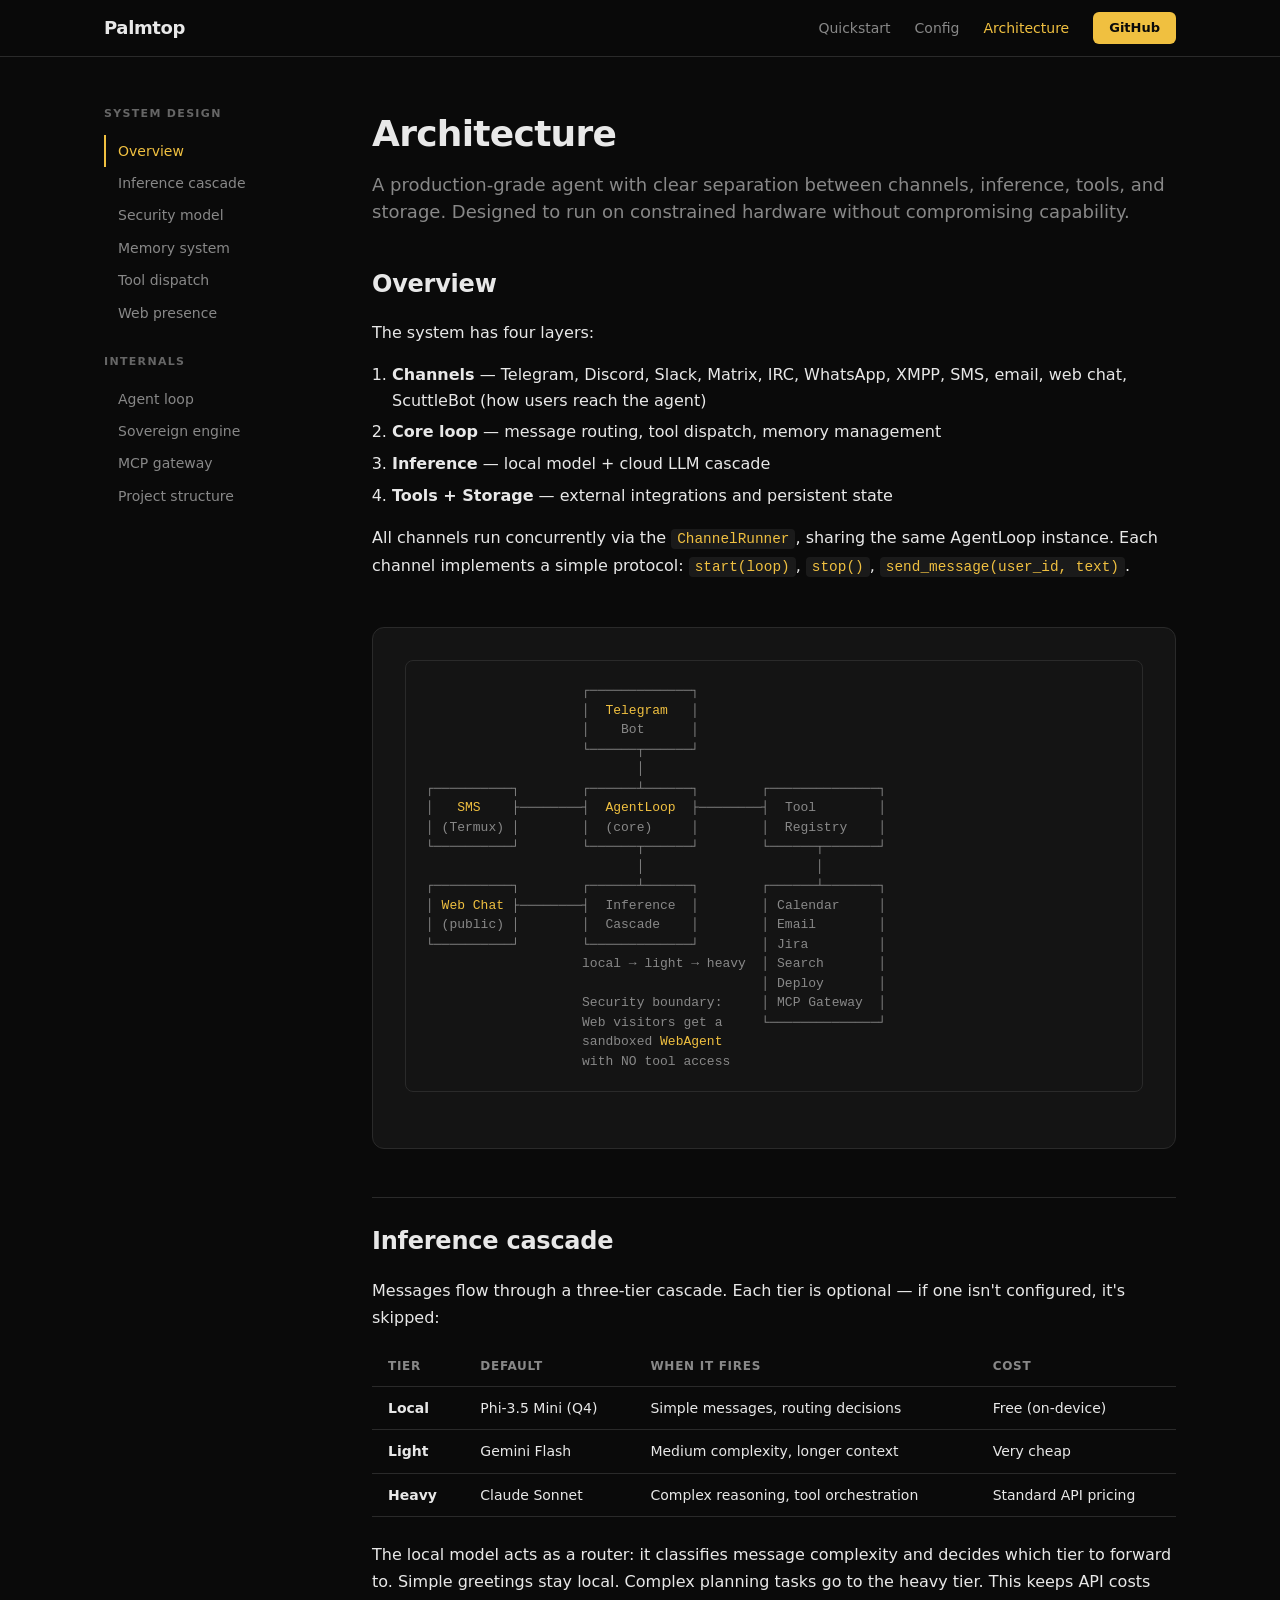
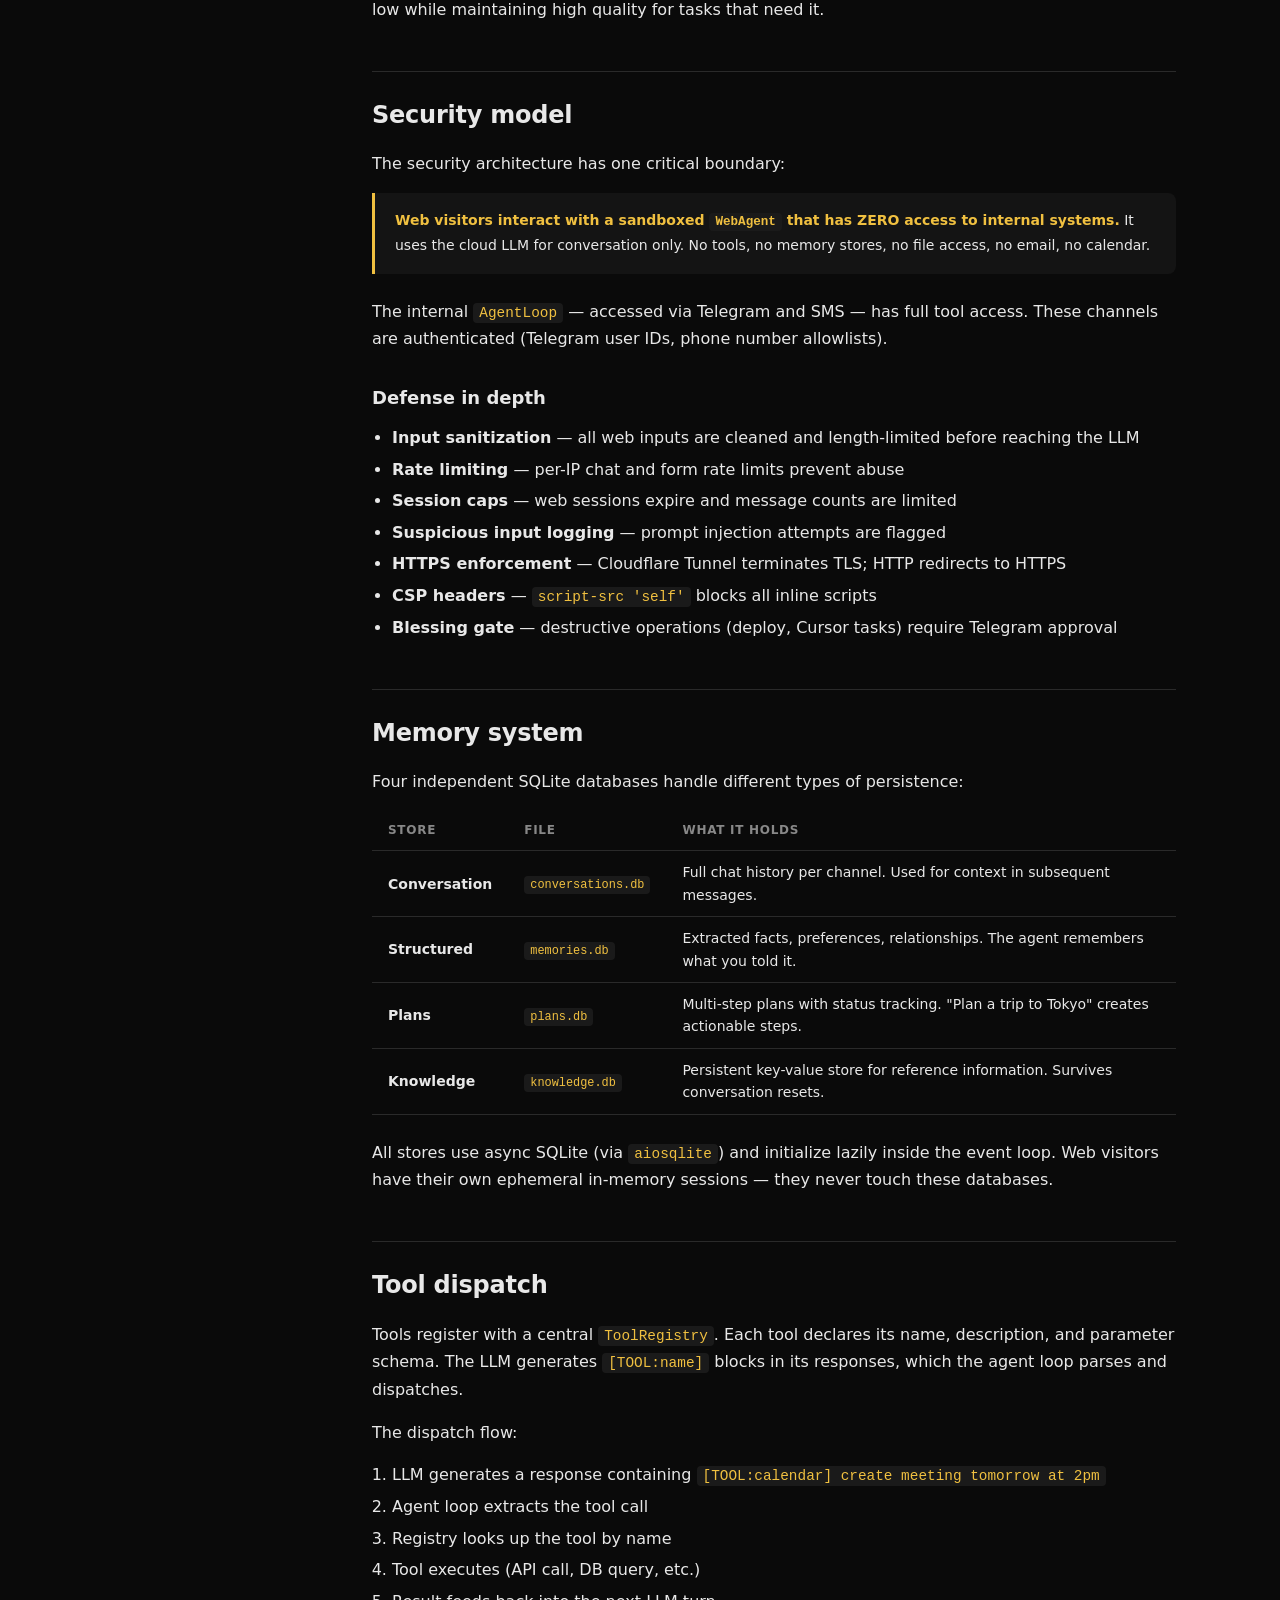
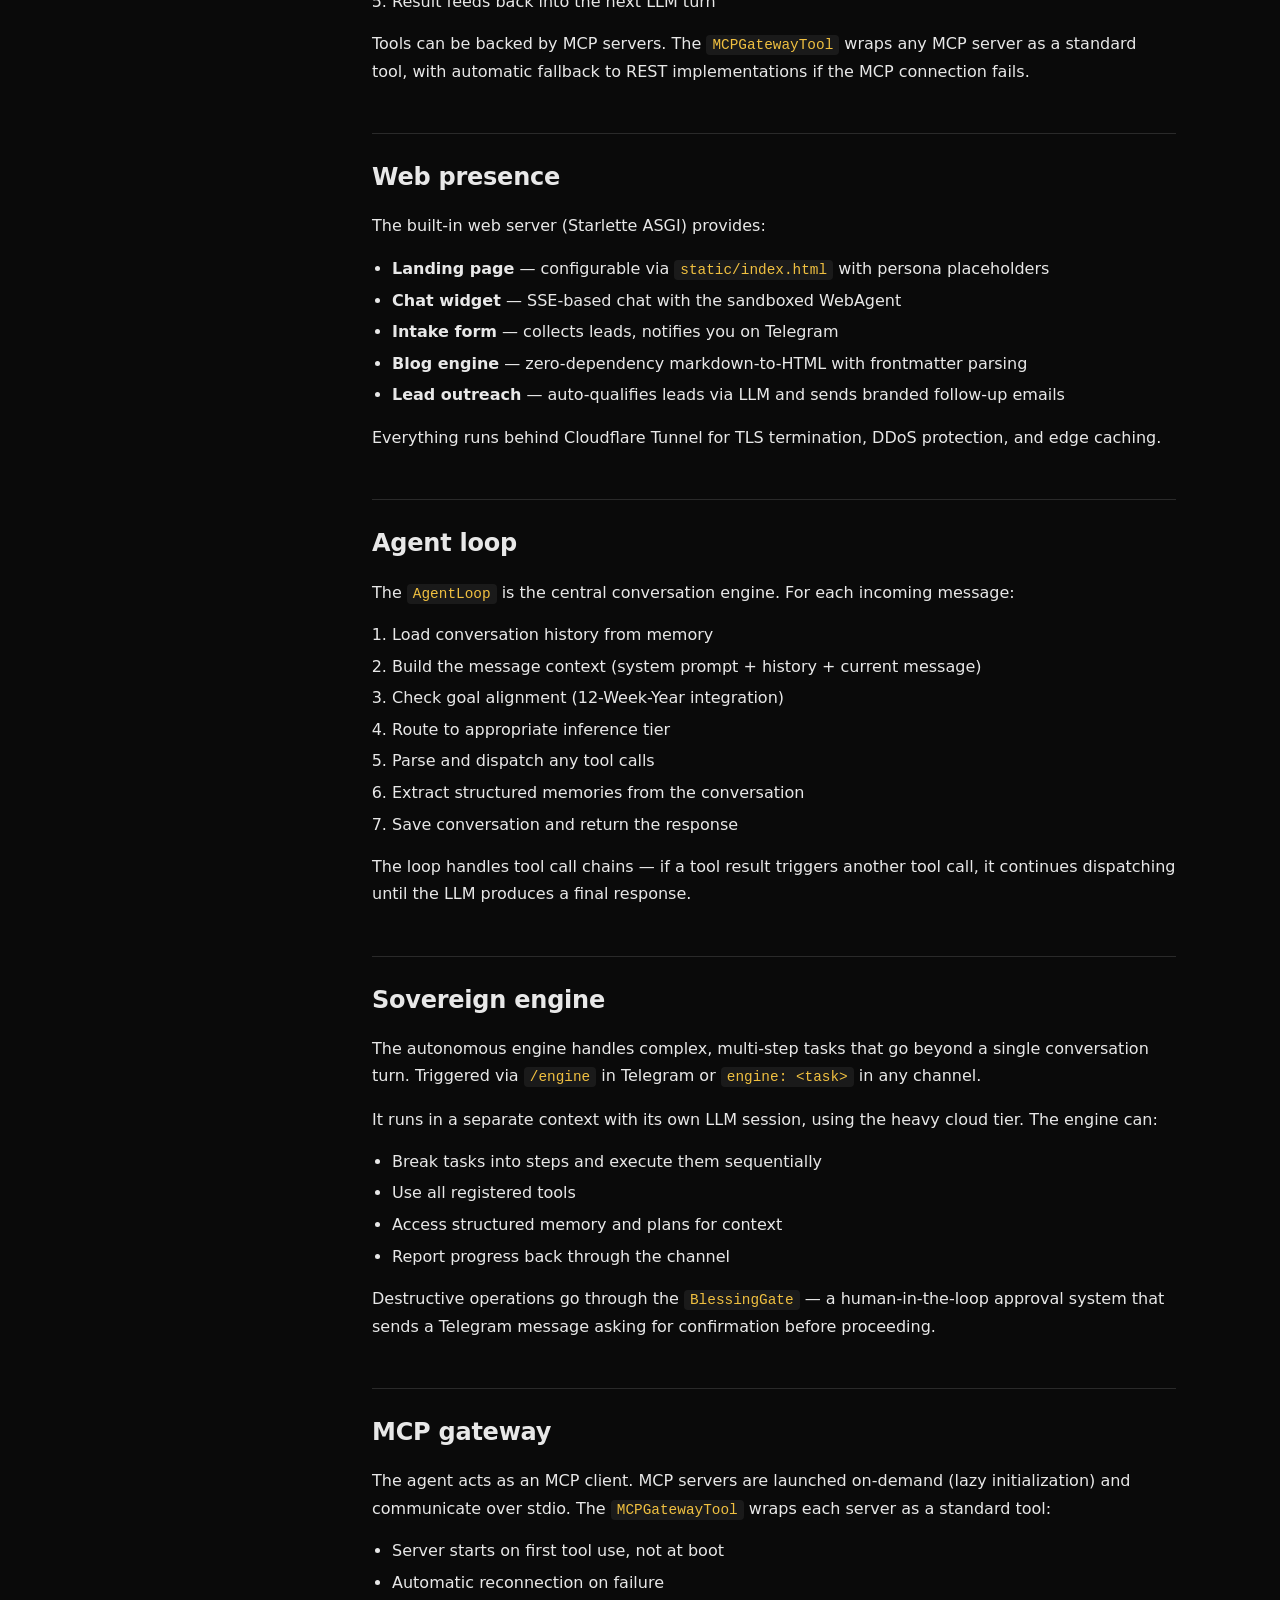
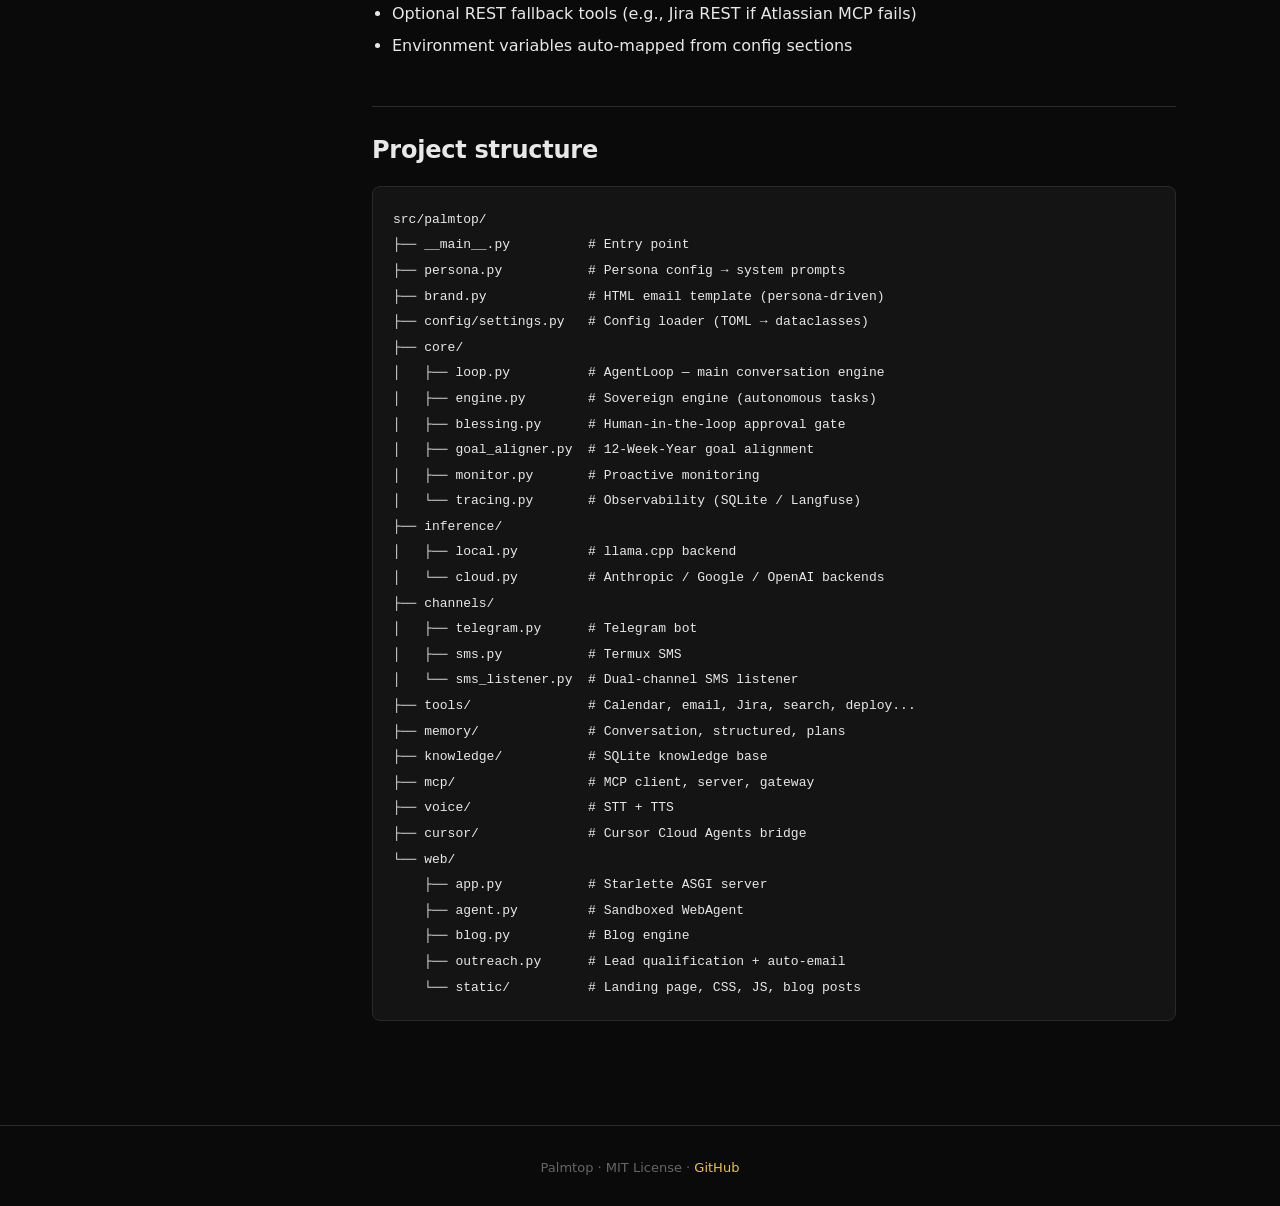
<file: docs/architecture.html>
<!DOCTYPE html>
<html lang="en">
<head>
  <meta charset="utf-8">
  <meta name="viewport" content="width=device-width, initial-scale=1">
  <title>Architecture &mdash; Palmtop</title>
  <meta name="description" content="System architecture of Palmtop: inference cascade, security model, memory system, and module layout.">
  <link rel="stylesheet" href="assets/style.css">
</head>
<body>

<nav class="site-nav">
  <div class="container">
    <a href="./" class="nav-brand">Palmtop</a>
    <div class="nav-links">
      <a href="quickstart" class="nav-link">Quickstart</a>
      <a href="configuration" class="nav-link">Config</a>
      <a href="architecture" class="nav-link active">Architecture</a>
      <a href="https://github.com/jbxter/palmtop" target="_blank" rel="noopener" class="nav-cta">GitHub</a>
    </div>
  </div>
</nav>

<div class="docs-layout">
  <aside class="docs-sidebar">
    <h4>System design</h4>
    <a href="#overview">Overview</a>
    <a href="#inference-cascade">Inference cascade</a>
    <a href="#security">Security model</a>
    <a href="#memory">Memory system</a>
    <a href="#tool-dispatch">Tool dispatch</a>
    <a href="#web-presence">Web presence</a>
    <h4>Internals</h4>
    <a href="#agent-loop">Agent loop</a>
    <a href="#sovereign-engine">Sovereign engine</a>
    <a href="#mcp-gateway">MCP gateway</a>
    <a href="#project-structure">Project structure</a>
  </aside>

  <main class="docs-content">
    <h1>Architecture</h1>
    <p class="lead">A production-grade agent with clear separation between channels, inference, tools, and storage. Designed to run on constrained hardware without compromising capability.</p>

    <h2 id="overview">Overview</h2>
    <p>The system has four layers:</p>
    <ol>
      <li><strong>Channels</strong> &mdash; Telegram, Discord, Slack, Matrix, IRC, WhatsApp, XMPP, SMS, email, web chat, ScuttleBot (how users reach the agent)</li>
      <li><strong>Core loop</strong> &mdash; message routing, tool dispatch, memory management</li>
      <li><strong>Inference</strong> &mdash; local model + cloud LLM cascade</li>
      <li><strong>Tools + Storage</strong> &mdash; external integrations and persistent state</li>
    </ol>
    <p>All channels run concurrently via the <code>ChannelRunner</code>, sharing the same AgentLoop instance. Each channel implements a simple protocol: <code>start(loop)</code>, <code>stop()</code>, <code>send_message(user_id, text)</code>.</p>

    <div class="arch-diagram">
      <pre>
                    &#x250C;&#x2500;&#x2500;&#x2500;&#x2500;&#x2500;&#x2500;&#x2500;&#x2500;&#x2500;&#x2500;&#x2500;&#x2500;&#x2500;&#x2510;
                    &#x2502;  <span class="highlight">Telegram</span>   &#x2502;
                    &#x2502;    Bot      &#x2502;
                    &#x2514;&#x2500;&#x2500;&#x2500;&#x2500;&#x2500;&#x2500;&#x252C;&#x2500;&#x2500;&#x2500;&#x2500;&#x2500;&#x2500;&#x2518;
                           &#x2502;
&#x250C;&#x2500;&#x2500;&#x2500;&#x2500;&#x2500;&#x2500;&#x2500;&#x2500;&#x2500;&#x2500;&#x2510;        &#x250C;&#x2500;&#x2500;&#x2500;&#x2500;&#x2500;&#x2500;&#x2534;&#x2500;&#x2500;&#x2500;&#x2500;&#x2500;&#x2500;&#x2510;        &#x250C;&#x2500;&#x2500;&#x2500;&#x2500;&#x2500;&#x2500;&#x2500;&#x2500;&#x2500;&#x2500;&#x2500;&#x2500;&#x2500;&#x2500;&#x2510;
&#x2502;   <span class="highlight">SMS</span>    &#x251C;&#x2500;&#x2500;&#x2500;&#x2500;&#x2500;&#x2500;&#x2500;&#x2500;&#x2524;  <span class="highlight">AgentLoop</span>  &#x251C;&#x2500;&#x2500;&#x2500;&#x2500;&#x2500;&#x2500;&#x2500;&#x2500;&#x2524;  Tool        &#x2502;
&#x2502; (Termux) &#x2502;        &#x2502;  (core)     &#x2502;        &#x2502;  Registry    &#x2502;
&#x2514;&#x2500;&#x2500;&#x2500;&#x2500;&#x2500;&#x2500;&#x2500;&#x2500;&#x2500;&#x2500;&#x2518;        &#x2514;&#x2500;&#x2500;&#x2500;&#x2500;&#x2500;&#x2500;&#x252C;&#x2500;&#x2500;&#x2500;&#x2500;&#x2500;&#x2500;&#x2518;        &#x2514;&#x2500;&#x2500;&#x2500;&#x2500;&#x2500;&#x2500;&#x252C;&#x2500;&#x2500;&#x2500;&#x2500;&#x2500;&#x2500;&#x2500;&#x2518;
                           &#x2502;                      &#x2502;
&#x250C;&#x2500;&#x2500;&#x2500;&#x2500;&#x2500;&#x2500;&#x2500;&#x2500;&#x2500;&#x2500;&#x2510;        &#x250C;&#x2500;&#x2500;&#x2500;&#x2500;&#x2500;&#x2500;&#x2534;&#x2500;&#x2500;&#x2500;&#x2500;&#x2500;&#x2500;&#x2510;        &#x250C;&#x2500;&#x2500;&#x2500;&#x2500;&#x2500;&#x2500;&#x2534;&#x2500;&#x2500;&#x2500;&#x2500;&#x2500;&#x2500;&#x2500;&#x2510;
&#x2502; <span class="highlight">Web Chat</span> &#x251C;&#x2500;&#x2500;&#x2500;&#x2500;&#x2500;&#x2500;&#x2500;&#x2500;&#x2524;  Inference  &#x2502;        &#x2502; Calendar     &#x2502;
&#x2502; (public) &#x2502;        &#x2502;  Cascade    &#x2502;        &#x2502; Email        &#x2502;
&#x2514;&#x2500;&#x2500;&#x2500;&#x2500;&#x2500;&#x2500;&#x2500;&#x2500;&#x2500;&#x2500;&#x2518;        &#x2514;&#x2500;&#x2500;&#x2500;&#x2500;&#x2500;&#x2500;&#x2500;&#x2500;&#x2500;&#x2500;&#x2500;&#x2500;&#x2500;&#x2518;        &#x2502; Jira         &#x2502;
                    local &#x2192; light &#x2192; heavy  &#x2502; Search       &#x2502;
                                           &#x2502; Deploy       &#x2502;
                    Security boundary:     &#x2502; MCP Gateway  &#x2502;
                    Web visitors get a     &#x2514;&#x2500;&#x2500;&#x2500;&#x2500;&#x2500;&#x2500;&#x2500;&#x2500;&#x2500;&#x2500;&#x2500;&#x2500;&#x2500;&#x2500;&#x2518;
                    sandboxed <span class="highlight">WebAgent</span>
                    with NO tool access</pre>
    </div>

    <h2 id="inference-cascade">Inference cascade</h2>
    <p>Messages flow through a three-tier cascade. Each tier is optional &mdash; if one isn't configured, it's skipped:</p>

    <table>
      <thead>
        <tr><th>Tier</th><th>Default</th><th>When it fires</th><th>Cost</th></tr>
      </thead>
      <tbody>
        <tr>
          <td><strong>Local</strong></td>
          <td>Phi-3.5 Mini (Q4)</td>
          <td>Simple messages, routing decisions</td>
          <td>Free (on-device)</td>
        </tr>
        <tr>
          <td><strong>Light</strong></td>
          <td>Gemini Flash</td>
          <td>Medium complexity, longer context</td>
          <td>Very cheap</td>
        </tr>
        <tr>
          <td><strong>Heavy</strong></td>
          <td>Claude Sonnet</td>
          <td>Complex reasoning, tool orchestration</td>
          <td>Standard API pricing</td>
        </tr>
      </tbody>
    </table>

    <p>The local model acts as a router: it classifies message complexity and decides which tier to forward to. Simple greetings stay local. Complex planning tasks go to the heavy tier. This keeps API costs low while maintaining high quality for tasks that need it.</p>

    <h2 id="security">Security model</h2>
    <p>The security architecture has one critical boundary:</p>

    <div class="callout">
      <p><strong>Web visitors interact with a sandboxed <code>WebAgent</code> that has ZERO access to internal systems.</strong> It uses the cloud LLM for conversation only. No tools, no memory stores, no file access, no email, no calendar.</p>
    </div>

    <p>The internal <code>AgentLoop</code> &mdash; accessed via Telegram and SMS &mdash; has full tool access. These channels are authenticated (Telegram user IDs, phone number allowlists).</p>

    <h3>Defense in depth</h3>
    <ul>
      <li><strong>Input sanitization</strong> &mdash; all web inputs are cleaned and length-limited before reaching the LLM</li>
      <li><strong>Rate limiting</strong> &mdash; per-IP chat and form rate limits prevent abuse</li>
      <li><strong>Session caps</strong> &mdash; web sessions expire and message counts are limited</li>
      <li><strong>Suspicious input logging</strong> &mdash; prompt injection attempts are flagged</li>
      <li><strong>HTTPS enforcement</strong> &mdash; Cloudflare Tunnel terminates TLS; HTTP redirects to HTTPS</li>
      <li><strong>CSP headers</strong> &mdash; <code>script-src 'self'</code> blocks all inline scripts</li>
      <li><strong>Blessing gate</strong> &mdash; destructive operations (deploy, Cursor tasks) require Telegram approval</li>
    </ul>

    <h2 id="memory">Memory system</h2>
    <p>Four independent SQLite databases handle different types of persistence:</p>

    <table>
      <thead>
        <tr><th>Store</th><th>File</th><th>What it holds</th></tr>
      </thead>
      <tbody>
        <tr>
          <td><strong>Conversation</strong></td>
          <td><code>conversations.db</code></td>
          <td>Full chat history per channel. Used for context in subsequent messages.</td>
        </tr>
        <tr>
          <td><strong>Structured</strong></td>
          <td><code>memories.db</code></td>
          <td>Extracted facts, preferences, relationships. The agent remembers what you told it.</td>
        </tr>
        <tr>
          <td><strong>Plans</strong></td>
          <td><code>plans.db</code></td>
          <td>Multi-step plans with status tracking. "Plan a trip to Tokyo" creates actionable steps.</td>
        </tr>
        <tr>
          <td><strong>Knowledge</strong></td>
          <td><code>knowledge.db</code></td>
          <td>Persistent key-value store for reference information. Survives conversation resets.</td>
        </tr>
      </tbody>
    </table>

    <p>All stores use async SQLite (via <code>aiosqlite</code>) and initialize lazily inside the event loop. Web visitors have their own ephemeral in-memory sessions &mdash; they never touch these databases.</p>

    <h2 id="tool-dispatch">Tool dispatch</h2>
    <p>Tools register with a central <code>ToolRegistry</code>. Each tool declares its name, description, and parameter schema. The LLM generates <code>[TOOL:name]</code> blocks in its responses, which the agent loop parses and dispatches.</p>

    <p>The dispatch flow:</p>
    <ol>
      <li>LLM generates a response containing <code>[TOOL:calendar] create meeting tomorrow at 2pm</code></li>
      <li>Agent loop extracts the tool call</li>
      <li>Registry looks up the tool by name</li>
      <li>Tool executes (API call, DB query, etc.)</li>
      <li>Result feeds back into the next LLM turn</li>
    </ol>

    <p>Tools can be backed by MCP servers. The <code>MCPGatewayTool</code> wraps any MCP server as a standard tool, with automatic fallback to REST implementations if the MCP connection fails.</p>

    <h2 id="web-presence">Web presence</h2>
    <p>The built-in web server (Starlette ASGI) provides:</p>
    <ul>
      <li><strong>Landing page</strong> &mdash; configurable via <code>static/index.html</code> with persona placeholders</li>
      <li><strong>Chat widget</strong> &mdash; SSE-based chat with the sandboxed WebAgent</li>
      <li><strong>Intake form</strong> &mdash; collects leads, notifies you on Telegram</li>
      <li><strong>Blog engine</strong> &mdash; zero-dependency markdown-to-HTML with frontmatter parsing</li>
      <li><strong>Lead outreach</strong> &mdash; auto-qualifies leads via LLM and sends branded follow-up emails</li>
    </ul>

    <p>Everything runs behind Cloudflare Tunnel for TLS termination, DDoS protection, and edge caching.</p>

    <h2 id="agent-loop">Agent loop</h2>
    <p>The <code>AgentLoop</code> is the central conversation engine. For each incoming message:</p>
    <ol>
      <li>Load conversation history from memory</li>
      <li>Build the message context (system prompt + history + current message)</li>
      <li>Check goal alignment (12-Week-Year integration)</li>
      <li>Route to appropriate inference tier</li>
      <li>Parse and dispatch any tool calls</li>
      <li>Extract structured memories from the conversation</li>
      <li>Save conversation and return the response</li>
    </ol>

    <p>The loop handles tool call chains &mdash; if a tool result triggers another tool call, it continues dispatching until the LLM produces a final response.</p>

    <h2 id="sovereign-engine">Sovereign engine</h2>
    <p>The autonomous engine handles complex, multi-step tasks that go beyond a single conversation turn. Triggered via <code>/engine</code> in Telegram or <code>engine: &lt;task&gt;</code> in any channel.</p>

    <p>It runs in a separate context with its own LLM session, using the heavy cloud tier. The engine can:</p>
    <ul>
      <li>Break tasks into steps and execute them sequentially</li>
      <li>Use all registered tools</li>
      <li>Access structured memory and plans for context</li>
      <li>Report progress back through the channel</li>
    </ul>

    <p>Destructive operations go through the <code>BlessingGate</code> &mdash; a human-in-the-loop approval system that sends a Telegram message asking for confirmation before proceeding.</p>

    <h2 id="mcp-gateway">MCP gateway</h2>
    <p>The agent acts as an MCP client. MCP servers are launched on-demand (lazy initialization) and communicate over stdio. The <code>MCPGatewayTool</code> wraps each server as a standard tool:</p>
    <ul>
      <li>Server starts on first tool use, not at boot</li>
      <li>Automatic reconnection on failure</li>
      <li>Optional REST fallback tools (e.g., Jira REST if Atlassian MCP fails)</li>
      <li>Environment variables auto-mapped from config sections</li>
    </ul>

    <h2 id="project-structure">Project structure</h2>
    <pre><code>src/palmtop/
&#x251C;&#x2500;&#x2500; __main__.py          # Entry point
&#x251C;&#x2500;&#x2500; persona.py           # Persona config &rarr; system prompts
&#x251C;&#x2500;&#x2500; brand.py             # HTML email template (persona-driven)
&#x251C;&#x2500;&#x2500; config/settings.py   # Config loader (TOML &rarr; dataclasses)
&#x251C;&#x2500;&#x2500; core/
&#x2502;   &#x251C;&#x2500;&#x2500; loop.py          # AgentLoop &mdash; main conversation engine
&#x2502;   &#x251C;&#x2500;&#x2500; engine.py        # Sovereign engine (autonomous tasks)
&#x2502;   &#x251C;&#x2500;&#x2500; blessing.py      # Human-in-the-loop approval gate
&#x2502;   &#x251C;&#x2500;&#x2500; goal_aligner.py  # 12-Week-Year goal alignment
&#x2502;   &#x251C;&#x2500;&#x2500; monitor.py       # Proactive monitoring
&#x2502;   &#x2514;&#x2500;&#x2500; tracing.py       # Observability (SQLite / Langfuse)
&#x251C;&#x2500;&#x2500; inference/
&#x2502;   &#x251C;&#x2500;&#x2500; local.py         # llama.cpp backend
&#x2502;   &#x2514;&#x2500;&#x2500; cloud.py         # Anthropic / Google / OpenAI backends
&#x251C;&#x2500;&#x2500; channels/
&#x2502;   &#x251C;&#x2500;&#x2500; telegram.py      # Telegram bot
&#x2502;   &#x251C;&#x2500;&#x2500; sms.py           # Termux SMS
&#x2502;   &#x2514;&#x2500;&#x2500; sms_listener.py  # Dual-channel SMS listener
&#x251C;&#x2500;&#x2500; tools/               # Calendar, email, Jira, search, deploy...
&#x251C;&#x2500;&#x2500; memory/              # Conversation, structured, plans
&#x251C;&#x2500;&#x2500; knowledge/           # SQLite knowledge base
&#x251C;&#x2500;&#x2500; mcp/                 # MCP client, server, gateway
&#x251C;&#x2500;&#x2500; voice/               # STT + TTS
&#x251C;&#x2500;&#x2500; cursor/              # Cursor Cloud Agents bridge
&#x2514;&#x2500;&#x2500; web/
    &#x251C;&#x2500;&#x2500; app.py           # Starlette ASGI server
    &#x251C;&#x2500;&#x2500; agent.py         # Sandboxed WebAgent
    &#x251C;&#x2500;&#x2500; blog.py          # Blog engine
    &#x251C;&#x2500;&#x2500; outreach.py      # Lead qualification + auto-email
    &#x2514;&#x2500;&#x2500; static/          # Landing page, CSS, JS, blog posts</code></pre>

  </main>
</div>

<footer class="site-footer">
  <p>Palmtop &middot; MIT License &middot; <a href="https://github.com/jbxter/palmtop">GitHub</a></p>
</footer>

<script src="assets/sidebar-nav.js"></script>
</body>
</html>
</file>
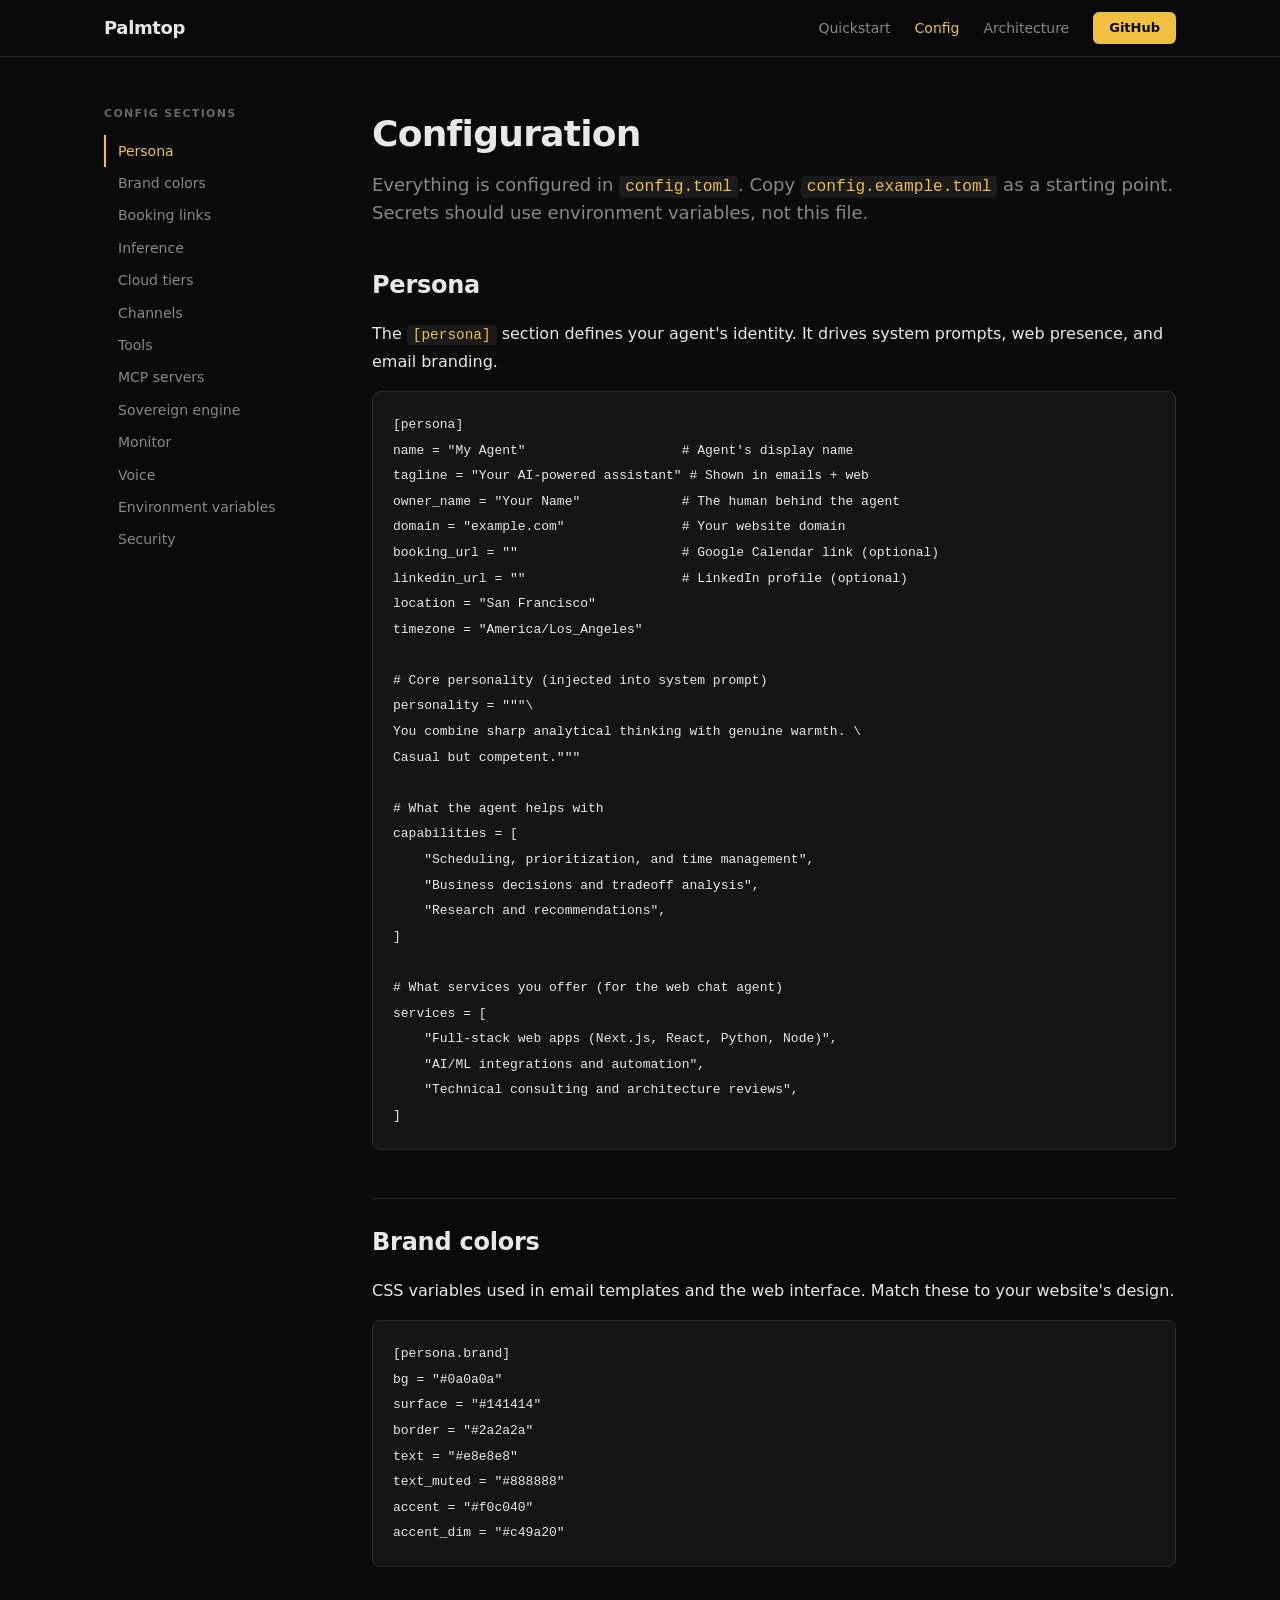
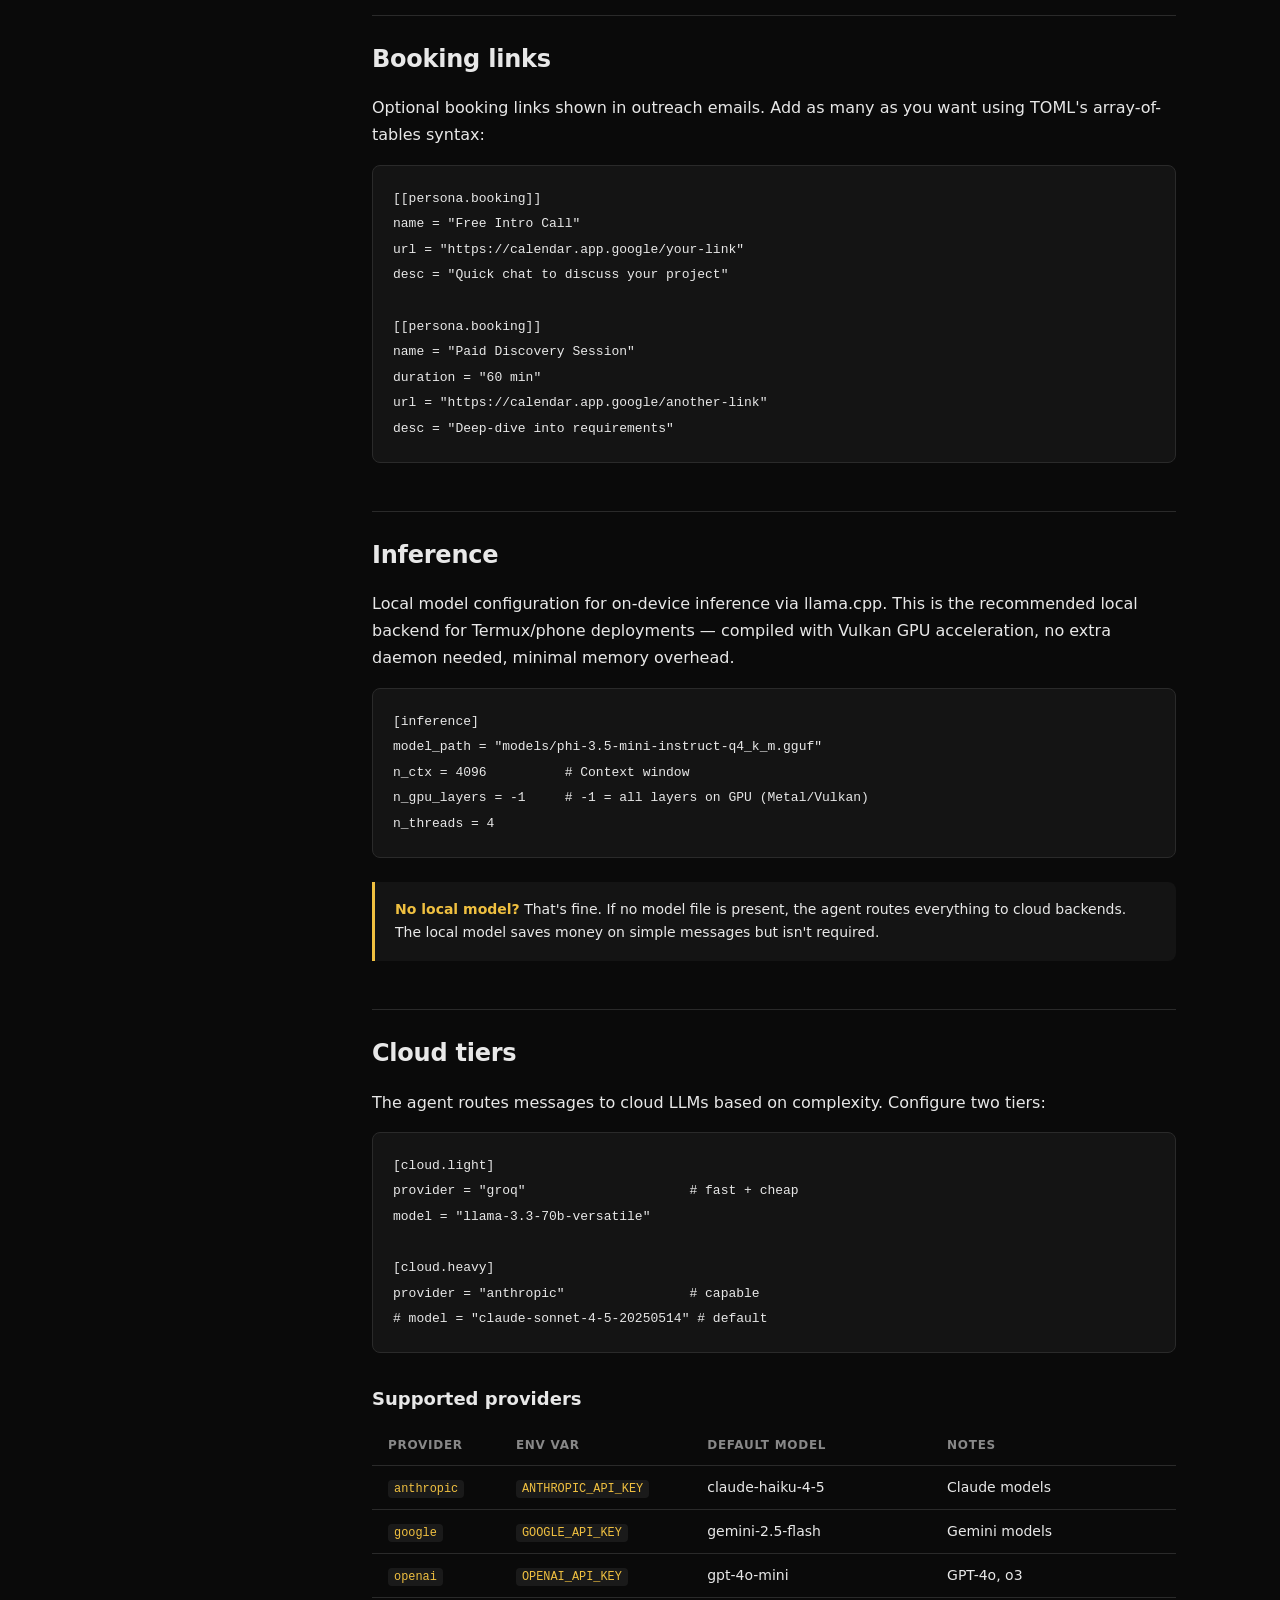
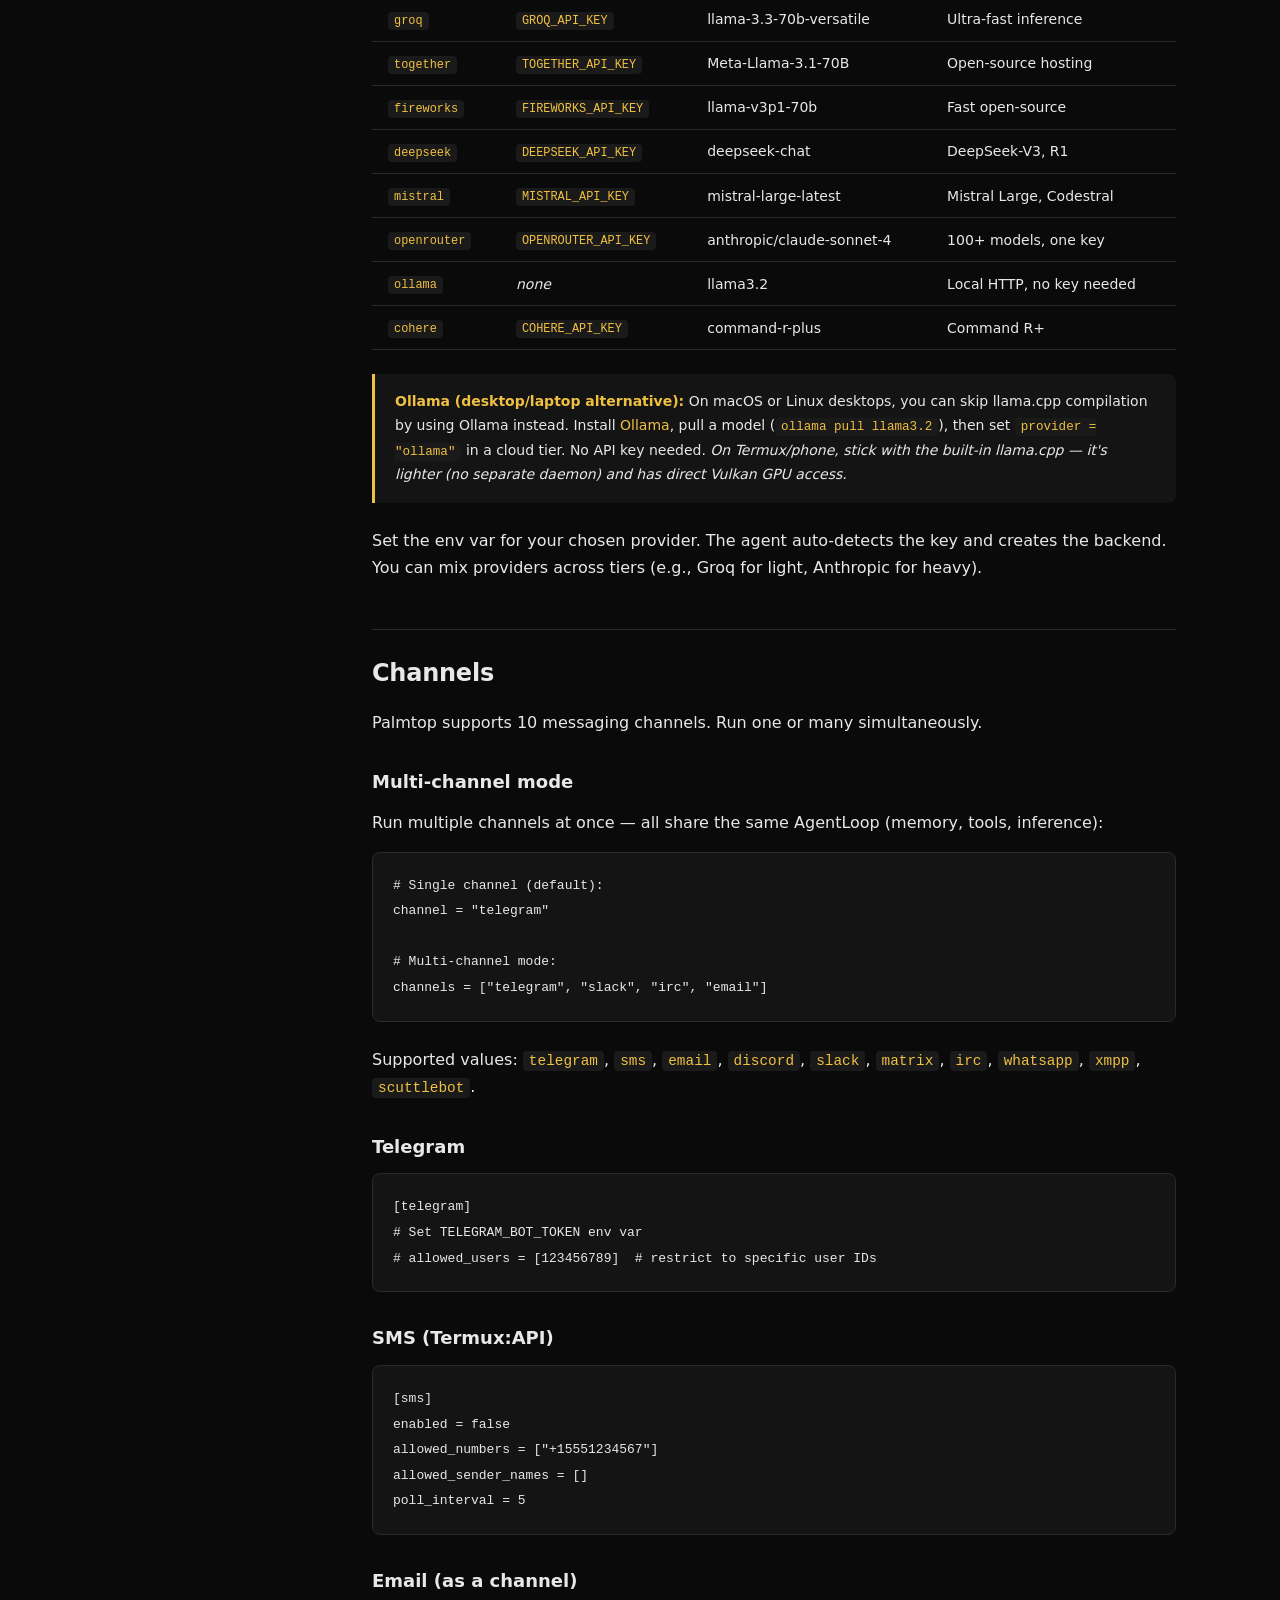
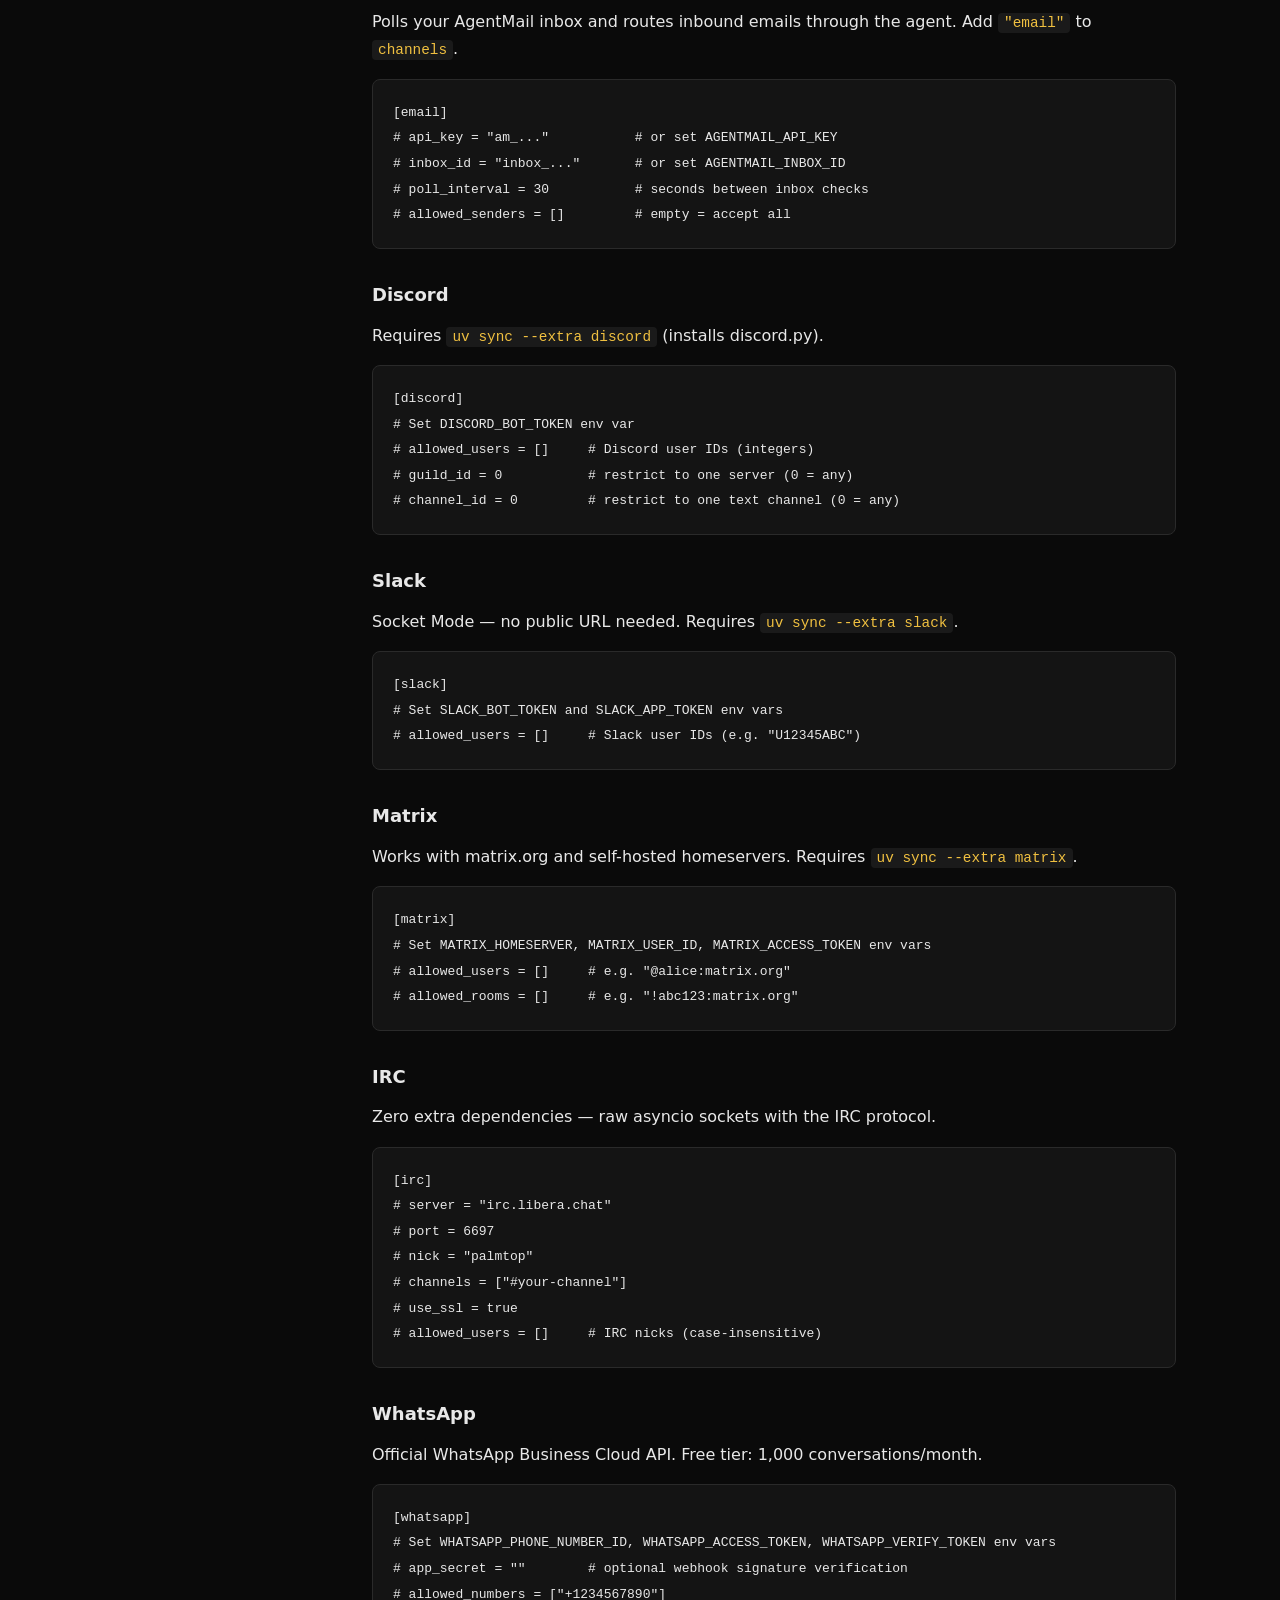
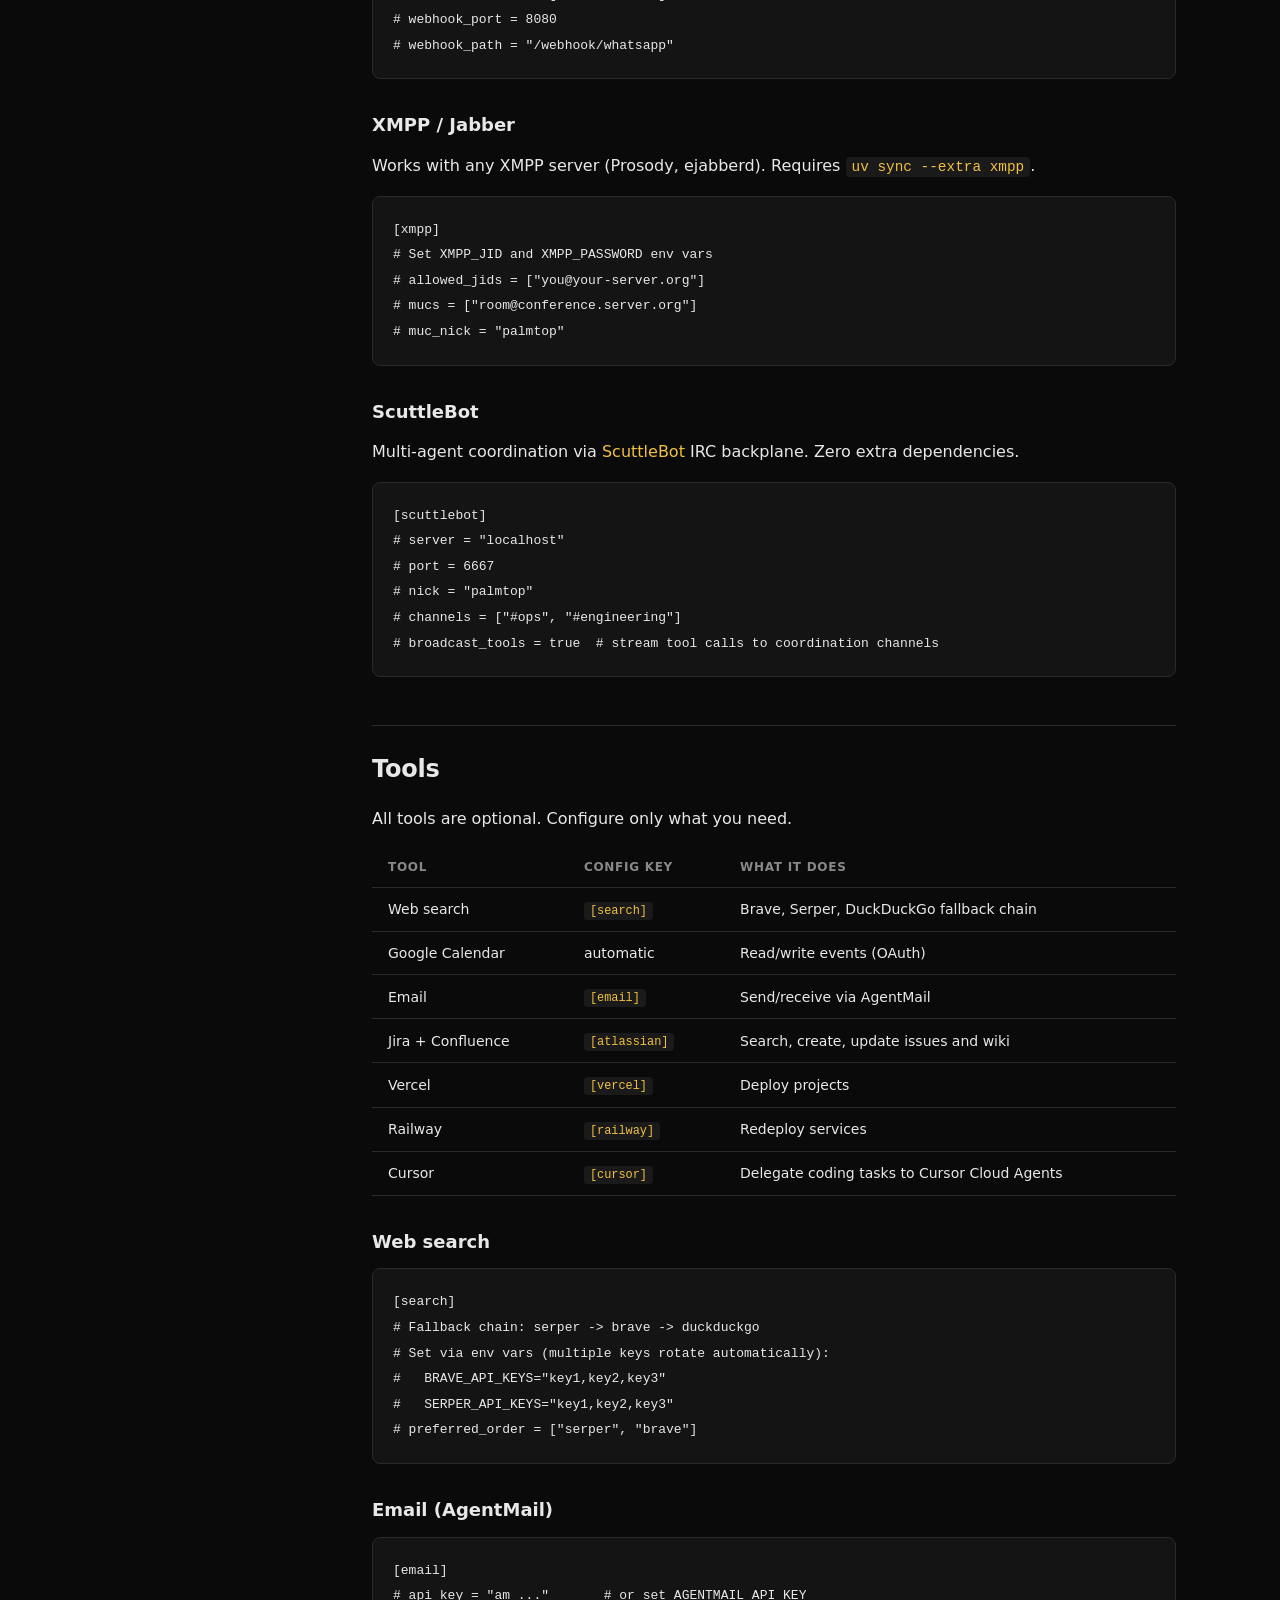
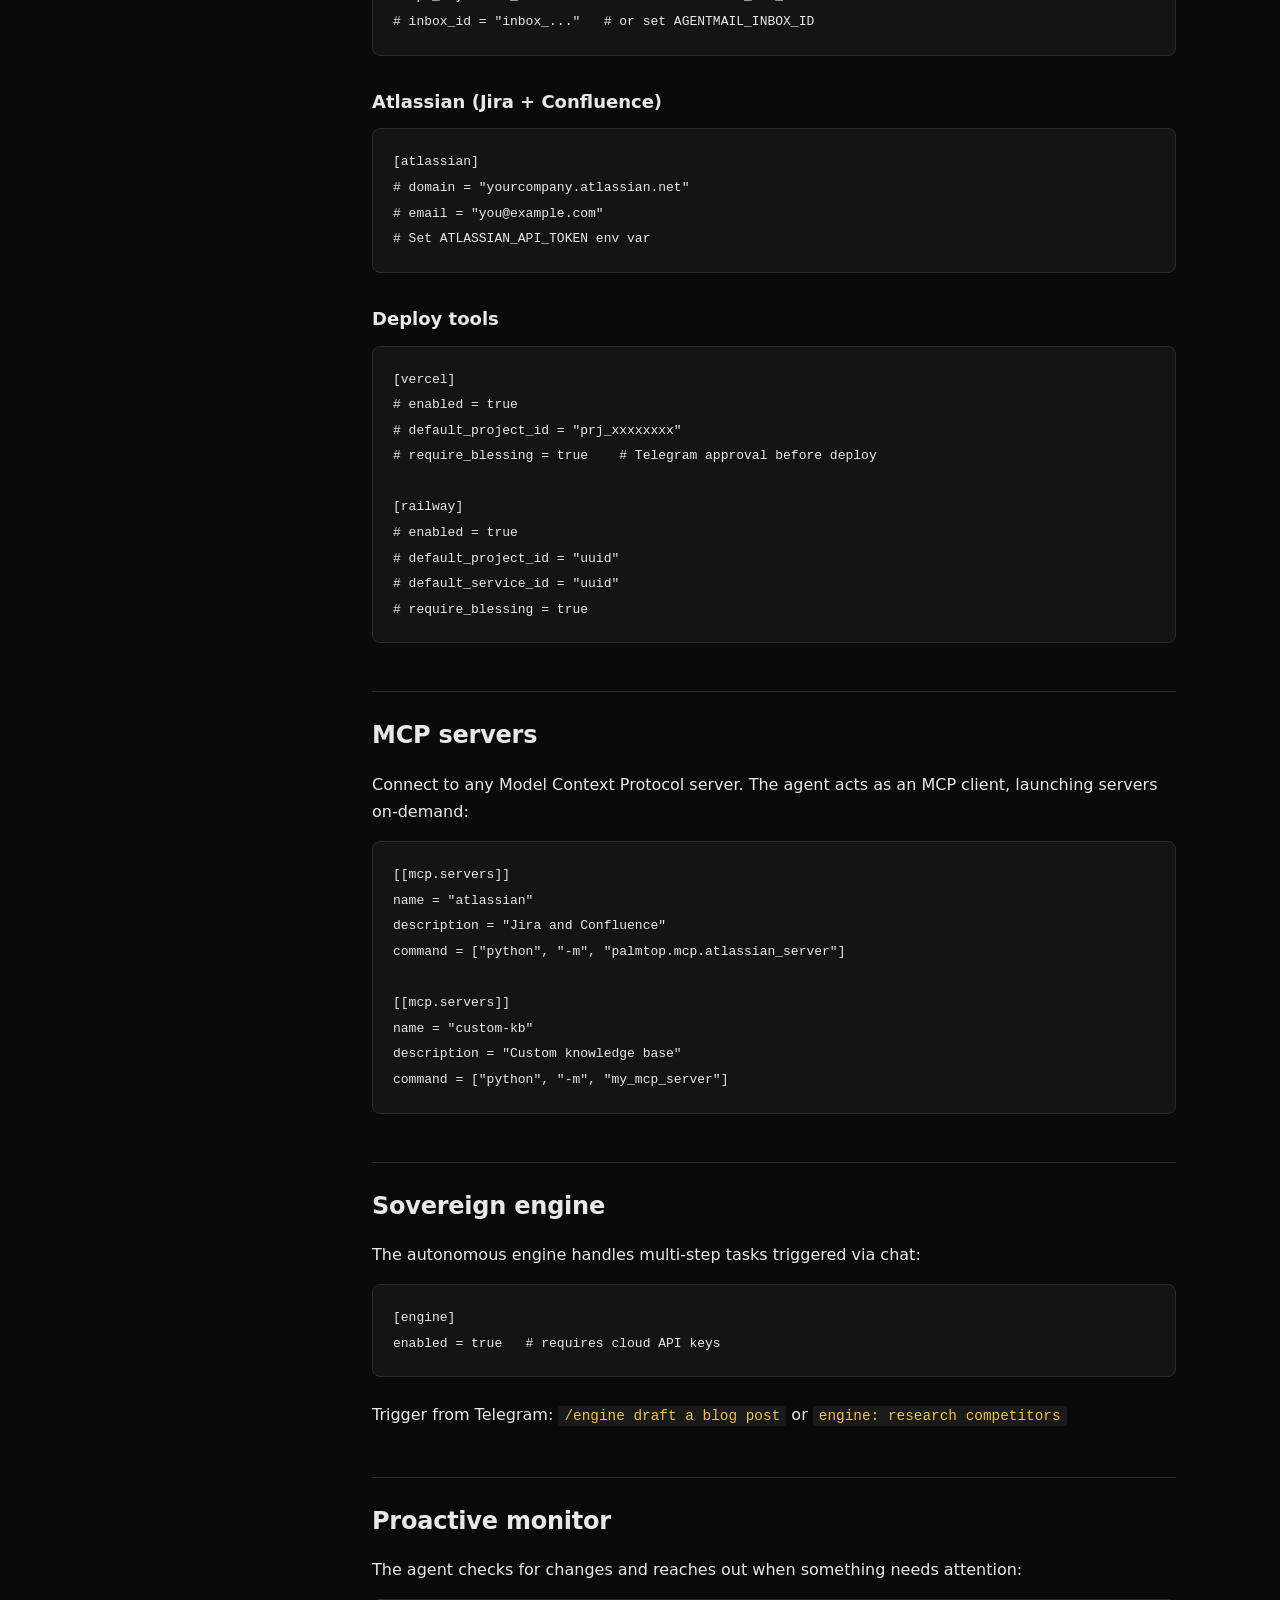
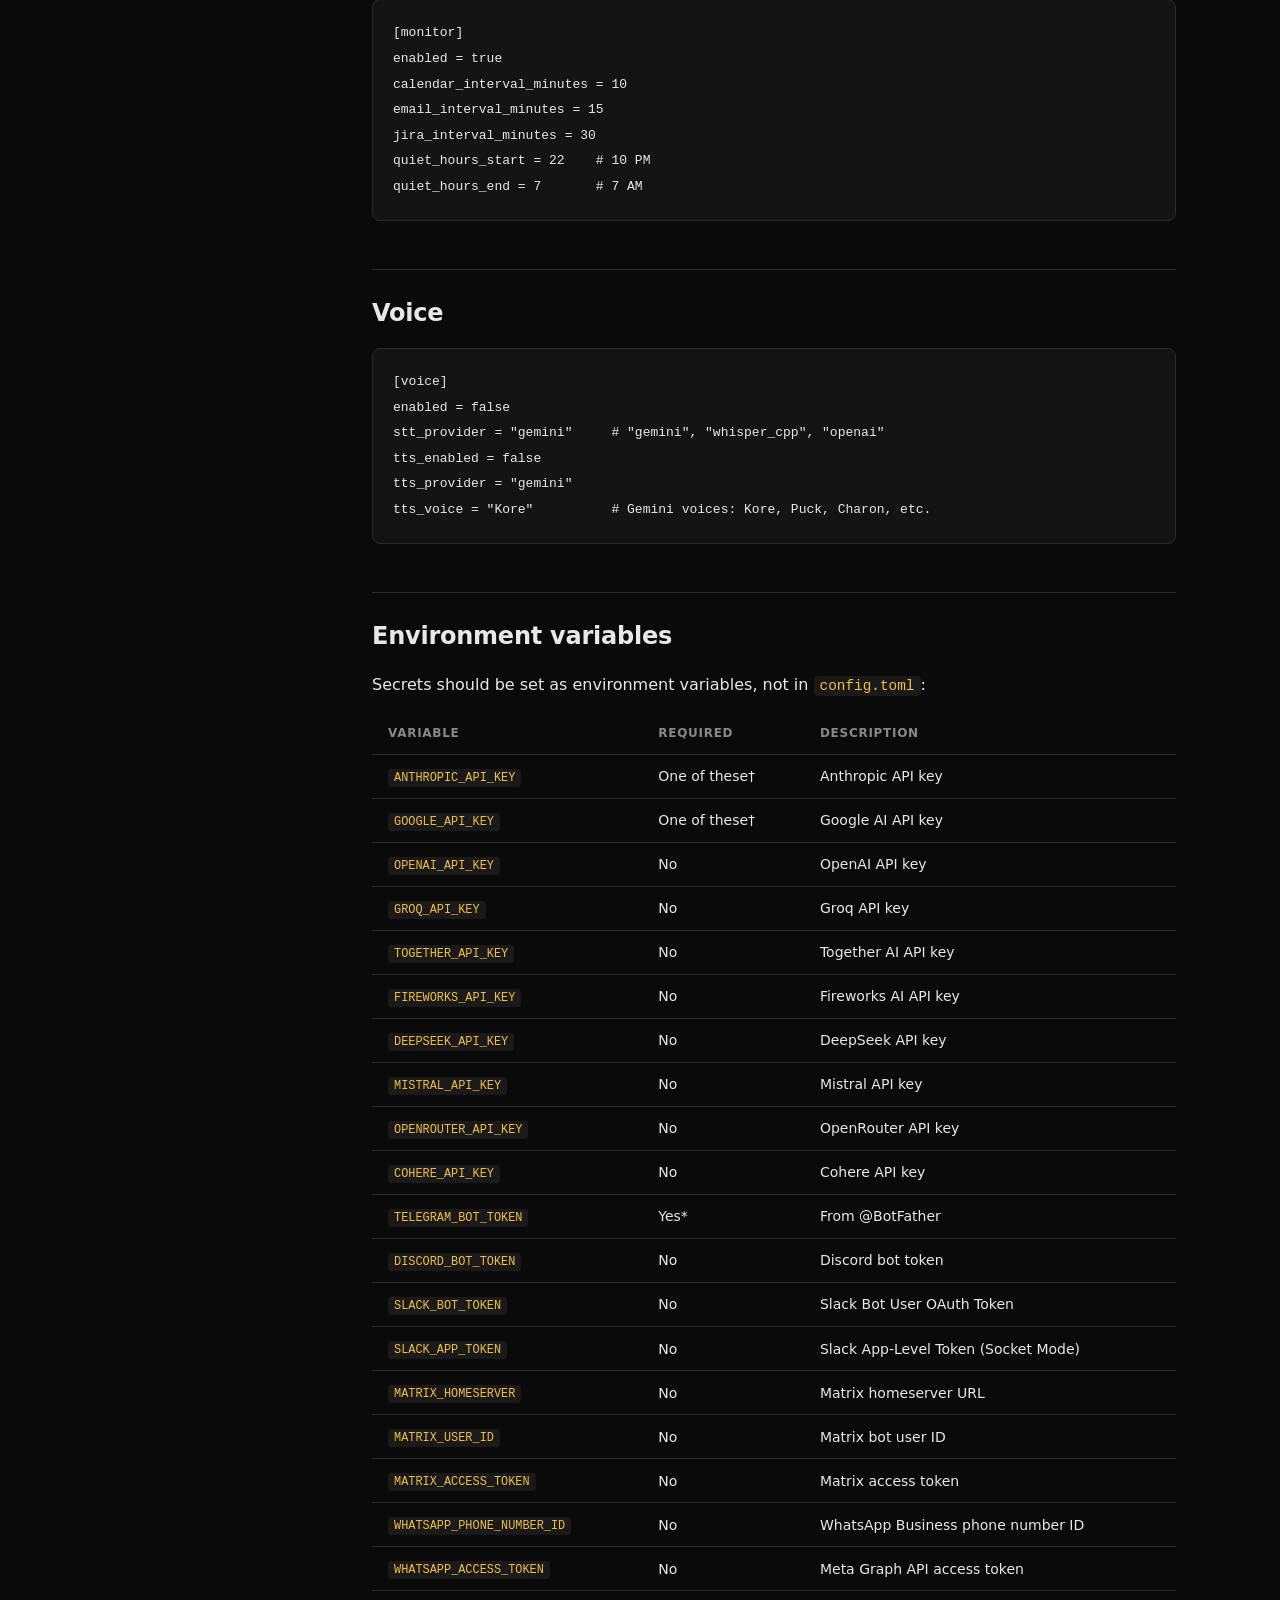
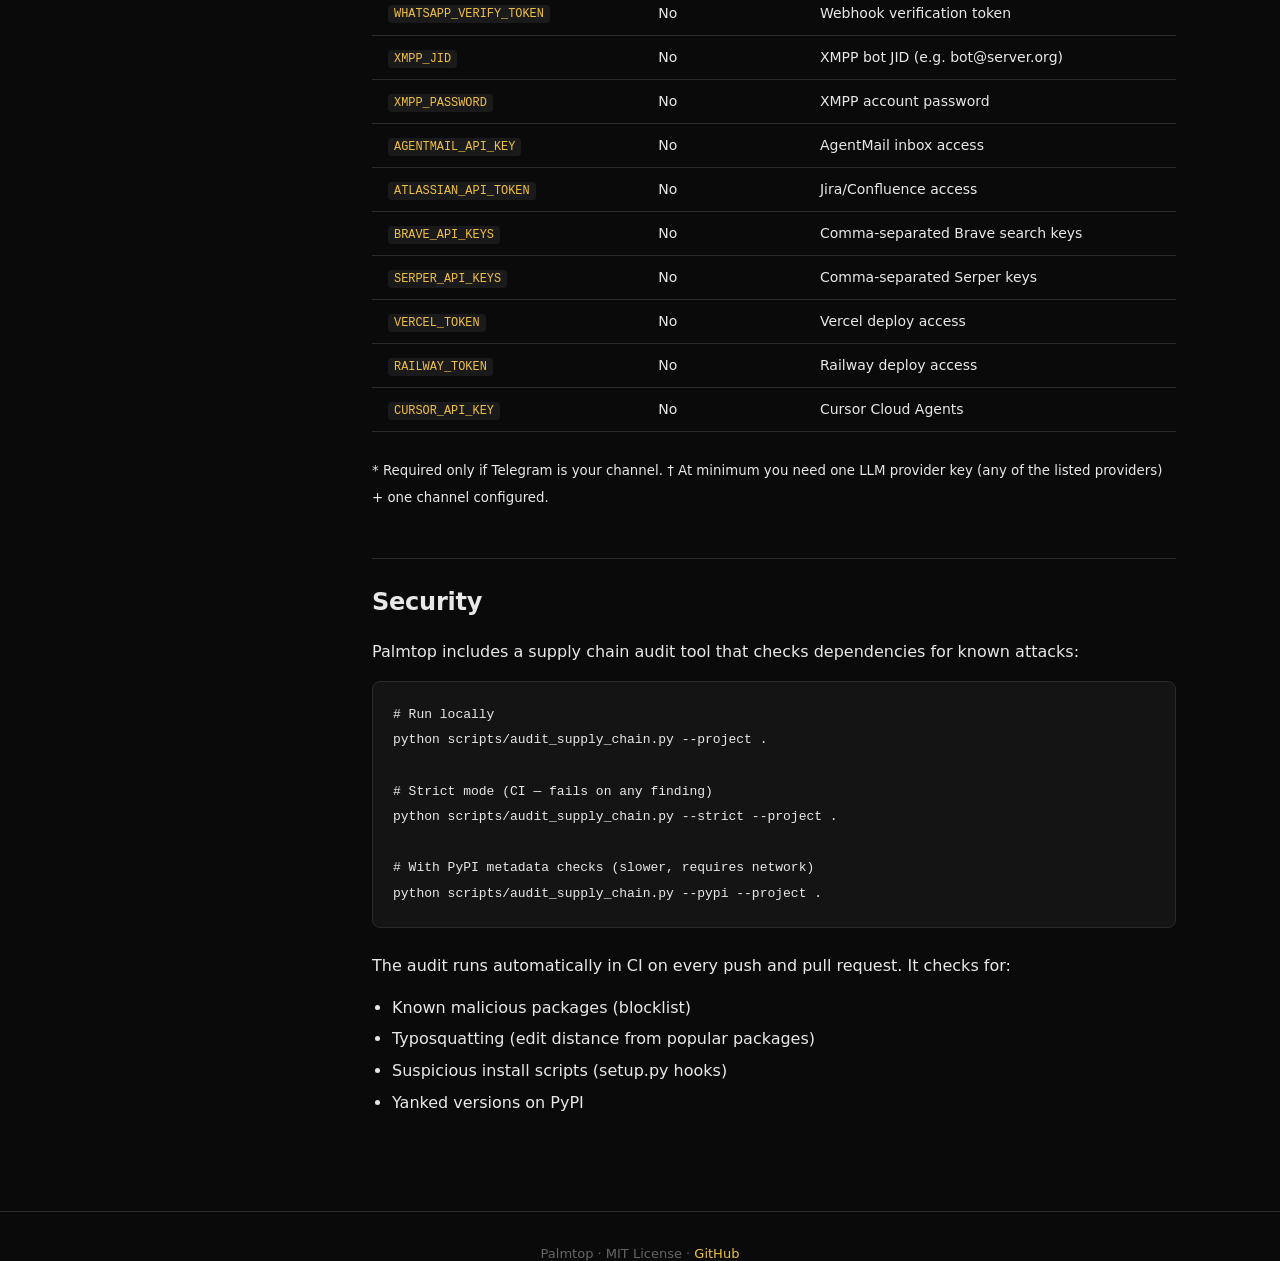
<file: docs/configuration.html>
<!DOCTYPE html>
<html lang="en">
<head>
  <meta charset="utf-8">
  <meta name="viewport" content="width=device-width, initial-scale=1">
  <title>Configuration &mdash; Palmtop</title>
  <meta name="description" content="Full config.toml reference for Palmtop: persona, inference, channels, tools, and more.">
  <link rel="stylesheet" href="assets/style.css">
</head>
<body>

<nav class="site-nav">
  <div class="container">
    <a href="./" class="nav-brand">Palmtop</a>
    <div class="nav-links">
      <a href="quickstart" class="nav-link">Quickstart</a>
      <a href="configuration" class="nav-link active">Config</a>
      <a href="architecture" class="nav-link">Architecture</a>
      <a href="https://github.com/jbxter/palmtop" target="_blank" rel="noopener" class="nav-cta">GitHub</a>
    </div>
  </div>
</nav>

<div class="docs-layout">
  <aside class="docs-sidebar">
    <h4>Config sections</h4>
    <a href="#persona">Persona</a>
    <a href="#brand">Brand colors</a>
    <a href="#booking">Booking links</a>
    <a href="#inference">Inference</a>
    <a href="#cloud">Cloud tiers</a>
    <a href="#channels">Channels</a>
    <a href="#tools">Tools</a>
    <a href="#mcp">MCP servers</a>
    <a href="#engine">Sovereign engine</a>
    <a href="#monitor">Monitor</a>
    <a href="#voice">Voice</a>
    <a href="#env-vars">Environment variables</a>
    <a href="#security">Security</a>
  </aside>

  <main class="docs-content">
    <h1>Configuration</h1>
    <p class="lead">Everything is configured in <code>config.toml</code>. Copy <code>config.example.toml</code> as a starting point. Secrets should use environment variables, not this file.</p>

    <h2 id="persona">Persona</h2>
    <p>The <code>[persona]</code> section defines your agent's identity. It drives system prompts, web presence, and email branding.</p>
    <pre><code>[persona]
name = "My Agent"                    # Agent's display name
tagline = "Your AI-powered assistant" # Shown in emails + web
owner_name = "Your Name"             # The human behind the agent
domain = "example.com"               # Your website domain
booking_url = ""                     # Google Calendar link (optional)
linkedin_url = ""                    # LinkedIn profile (optional)
location = "San Francisco"
timezone = "America/Los_Angeles"

# Core personality (injected into system prompt)
personality = """\
You combine sharp analytical thinking with genuine warmth. \
Casual but competent."""

# What the agent helps with
capabilities = [
    "Scheduling, prioritization, and time management",
    "Business decisions and tradeoff analysis",
    "Research and recommendations",
]

# What services you offer (for the web chat agent)
services = [
    "Full-stack web apps (Next.js, React, Python, Node)",
    "AI/ML integrations and automation",
    "Technical consulting and architecture reviews",
]</code></pre>

    <h2 id="brand">Brand colors</h2>
    <p>CSS variables used in email templates and the web interface. Match these to your website's design.</p>
    <pre><code>[persona.brand]
bg = "#0a0a0a"
surface = "#141414"
border = "#2a2a2a"
text = "#e8e8e8"
text_muted = "#888888"
accent = "#f0c040"
accent_dim = "#c49a20"</code></pre>

    <h2 id="booking">Booking links</h2>
    <p>Optional booking links shown in outreach emails. Add as many as you want using TOML's array-of-tables syntax:</p>
    <pre><code>[[persona.booking]]
name = "Free Intro Call"
url = "https://calendar.app.google/your-link"
desc = "Quick chat to discuss your project"

[[persona.booking]]
name = "Paid Discovery Session"
duration = "60 min"
url = "https://calendar.app.google/another-link"
desc = "Deep-dive into requirements"</code></pre>

    <h2 id="inference">Inference</h2>
    <p>Local model configuration for on-device inference via llama.cpp. This is the recommended local backend for Termux/phone deployments &mdash; compiled with Vulkan GPU acceleration, no extra daemon needed, minimal memory overhead.</p>
    <pre><code>[inference]
model_path = "models/phi-3.5-mini-instruct-q4_k_m.gguf"
n_ctx = 4096          # Context window
n_gpu_layers = -1     # -1 = all layers on GPU (Metal/Vulkan)
n_threads = 4</code></pre>

    <div class="callout">
      <p><strong>No local model?</strong> That's fine. If no model file is present, the agent routes everything to cloud backends. The local model saves money on simple messages but isn't required.</p>
    </div>

    <h2 id="cloud">Cloud tiers</h2>
    <p>The agent routes messages to cloud LLMs based on complexity. Configure two tiers:</p>
    <pre><code>[cloud.light]
provider = "groq"                     # fast + cheap
model = "llama-3.3-70b-versatile"

[cloud.heavy]
provider = "anthropic"                # capable
# model = "claude-sonnet-4-5-20250514" # default</code></pre>

    <h3>Supported providers</h3>
    <table>
      <thead>
        <tr><th>Provider</th><th>Env var</th><th>Default model</th><th>Notes</th></tr>
      </thead>
      <tbody>
        <tr><td><code>anthropic</code></td><td><code>ANTHROPIC_API_KEY</code></td><td>claude-haiku-4-5</td><td>Claude models</td></tr>
        <tr><td><code>google</code></td><td><code>GOOGLE_API_KEY</code></td><td>gemini-2.5-flash</td><td>Gemini models</td></tr>
        <tr><td><code>openai</code></td><td><code>OPENAI_API_KEY</code></td><td>gpt-4o-mini</td><td>GPT-4o, o3</td></tr>
        <tr><td><code>groq</code></td><td><code>GROQ_API_KEY</code></td><td>llama-3.3-70b-versatile</td><td>Ultra-fast inference</td></tr>
        <tr><td><code>together</code></td><td><code>TOGETHER_API_KEY</code></td><td>Meta-Llama-3.1-70B</td><td>Open-source hosting</td></tr>
        <tr><td><code>fireworks</code></td><td><code>FIREWORKS_API_KEY</code></td><td>llama-v3p1-70b</td><td>Fast open-source</td></tr>
        <tr><td><code>deepseek</code></td><td><code>DEEPSEEK_API_KEY</code></td><td>deepseek-chat</td><td>DeepSeek-V3, R1</td></tr>
        <tr><td><code>mistral</code></td><td><code>MISTRAL_API_KEY</code></td><td>mistral-large-latest</td><td>Mistral Large, Codestral</td></tr>
        <tr><td><code>openrouter</code></td><td><code>OPENROUTER_API_KEY</code></td><td>anthropic/claude-sonnet-4</td><td>100+ models, one key</td></tr>
        <tr><td><code>ollama</code></td><td><em>none</em></td><td>llama3.2</td><td>Local HTTP, no key needed</td></tr>
        <tr><td><code>cohere</code></td><td><code>COHERE_API_KEY</code></td><td>command-r-plus</td><td>Command R+</td></tr>
      </tbody>
    </table>

    <div class="callout">
      <p><strong>Ollama (desktop/laptop alternative):</strong> On macOS or Linux desktops, you can skip llama.cpp compilation by using Ollama instead. Install <a href="https://ollama.com" target="_blank">Ollama</a>, pull a model (<code>ollama pull llama3.2</code>), then set <code>provider = "ollama"</code> in a cloud tier. No API key needed. <em>On Termux/phone, stick with the built-in llama.cpp &mdash; it's lighter (no separate daemon) and has direct Vulkan GPU access.</em></p>
    </div>

    <p>Set the env var for your chosen provider. The agent auto-detects the key and creates the backend. You can mix providers across tiers (e.g., Groq for light, Anthropic for heavy).</p>

    <h2 id="channels">Channels</h2>
    <p>Palmtop supports 10 messaging channels. Run one or many simultaneously.</p>

    <h3>Multi-channel mode</h3>
    <p>Run multiple channels at once &mdash; all share the same AgentLoop (memory, tools, inference):</p>
    <pre><code># Single channel (default):
channel = "telegram"

# Multi-channel mode:
channels = ["telegram", "slack", "irc", "email"]</code></pre>
    <p>Supported values: <code>telegram</code>, <code>sms</code>, <code>email</code>, <code>discord</code>, <code>slack</code>, <code>matrix</code>, <code>irc</code>, <code>whatsapp</code>, <code>xmpp</code>, <code>scuttlebot</code>.</p>

    <h3>Telegram</h3>
    <pre><code>[telegram]
# Set TELEGRAM_BOT_TOKEN env var
# allowed_users = [123456789]  # restrict to specific user IDs</code></pre>

    <h3>SMS (Termux:API)</h3>
    <pre><code>[sms]
enabled = false
allowed_numbers = ["+15551234567"]
allowed_sender_names = []
poll_interval = 5</code></pre>

    <h3>Email (as a channel)</h3>
    <p>Polls your AgentMail inbox and routes inbound emails through the agent. Add <code>"email"</code> to <code>channels</code>.</p>
    <pre><code>[email]
# api_key = "am_..."           # or set AGENTMAIL_API_KEY
# inbox_id = "inbox_..."       # or set AGENTMAIL_INBOX_ID
# poll_interval = 30           # seconds between inbox checks
# allowed_senders = []         # empty = accept all</code></pre>

    <h3>Discord</h3>
    <p>Requires <code>uv sync --extra discord</code> (installs discord.py).</p>
    <pre><code>[discord]
# Set DISCORD_BOT_TOKEN env var
# allowed_users = []     # Discord user IDs (integers)
# guild_id = 0           # restrict to one server (0 = any)
# channel_id = 0         # restrict to one text channel (0 = any)</code></pre>

    <h3>Slack</h3>
    <p>Socket Mode &mdash; no public URL needed. Requires <code>uv sync --extra slack</code>.</p>
    <pre><code>[slack]
# Set SLACK_BOT_TOKEN and SLACK_APP_TOKEN env vars
# allowed_users = []     # Slack user IDs (e.g. "U12345ABC")</code></pre>

    <h3>Matrix</h3>
    <p>Works with matrix.org and self-hosted homeservers. Requires <code>uv sync --extra matrix</code>.</p>
    <pre><code>[matrix]
# Set MATRIX_HOMESERVER, MATRIX_USER_ID, MATRIX_ACCESS_TOKEN env vars
# allowed_users = []     # e.g. "@alice:matrix.org"
# allowed_rooms = []     # e.g. "!abc123:matrix.org"</code></pre>

    <h3>IRC</h3>
    <p>Zero extra dependencies &mdash; raw asyncio sockets with the IRC protocol.</p>
    <pre><code>[irc]
# server = "irc.libera.chat"
# port = 6697
# nick = "palmtop"
# channels = ["#your-channel"]
# use_ssl = true
# allowed_users = []     # IRC nicks (case-insensitive)</code></pre>

    <h3>WhatsApp</h3>
    <p>Official WhatsApp Business Cloud API. Free tier: 1,000 conversations/month.</p>
    <pre><code>[whatsapp]
# Set WHATSAPP_PHONE_NUMBER_ID, WHATSAPP_ACCESS_TOKEN, WHATSAPP_VERIFY_TOKEN env vars
# app_secret = ""        # optional webhook signature verification
# allowed_numbers = ["+1234567890"]
# webhook_port = 8080
# webhook_path = "/webhook/whatsapp"</code></pre>

    <h3>XMPP / Jabber</h3>
    <p>Works with any XMPP server (Prosody, ejabberd). Requires <code>uv sync --extra xmpp</code>.</p>
    <pre><code>[xmpp]
# Set XMPP_JID and XMPP_PASSWORD env vars
# allowed_jids = ["you@your-server.org"]
# mucs = ["room@conference.server.org"]
# muc_nick = "palmtop"</code></pre>

    <h3>ScuttleBot</h3>
    <p>Multi-agent coordination via <a href="https://github.com/ConflictHQ/scuttlebot" target="_blank">ScuttleBot</a> IRC backplane. Zero extra dependencies.</p>
    <pre><code>[scuttlebot]
# server = "localhost"
# port = 6667
# nick = "palmtop"
# channels = ["#ops", "#engineering"]
# broadcast_tools = true  # stream tool calls to coordination channels</code></pre>

    <h2 id="tools">Tools</h2>
    <p>All tools are optional. Configure only what you need.</p>

    <table>
      <thead>
        <tr><th>Tool</th><th>Config key</th><th>What it does</th></tr>
      </thead>
      <tbody>
        <tr><td>Web search</td><td><code>[search]</code></td><td>Brave, Serper, DuckDuckGo fallback chain</td></tr>
        <tr><td>Google Calendar</td><td>automatic</td><td>Read/write events (OAuth)</td></tr>
        <tr><td>Email</td><td><code>[email]</code></td><td>Send/receive via AgentMail</td></tr>
        <tr><td>Jira + Confluence</td><td><code>[atlassian]</code></td><td>Search, create, update issues and wiki</td></tr>
        <tr><td>Vercel</td><td><code>[vercel]</code></td><td>Deploy projects</td></tr>
        <tr><td>Railway</td><td><code>[railway]</code></td><td>Redeploy services</td></tr>
        <tr><td>Cursor</td><td><code>[cursor]</code></td><td>Delegate coding tasks to Cursor Cloud Agents</td></tr>
      </tbody>
    </table>

    <h3>Web search</h3>
    <pre><code>[search]
# Fallback chain: serper -> brave -> duckduckgo
# Set via env vars (multiple keys rotate automatically):
#   BRAVE_API_KEYS="key1,key2,key3"
#   SERPER_API_KEYS="key1,key2,key3"
# preferred_order = ["serper", "brave"]</code></pre>

    <h3>Email (AgentMail)</h3>
    <pre><code>[email]
# api_key = "am_..."       # or set AGENTMAIL_API_KEY
# inbox_id = "inbox_..."   # or set AGENTMAIL_INBOX_ID</code></pre>

    <h3>Atlassian (Jira + Confluence)</h3>
    <pre><code>[atlassian]
# domain = "yourcompany.atlassian.net"
# email = "you@example.com"
# Set ATLASSIAN_API_TOKEN env var</code></pre>

    <h3>Deploy tools</h3>
    <pre><code>[vercel]
# enabled = true
# default_project_id = "prj_xxxxxxxx"
# require_blessing = true    # Telegram approval before deploy

[railway]
# enabled = true
# default_project_id = "uuid"
# default_service_id = "uuid"
# require_blessing = true</code></pre>

    <h2 id="mcp">MCP servers</h2>
    <p>Connect to any Model Context Protocol server. The agent acts as an MCP client, launching servers on-demand:</p>
    <pre><code>[[mcp.servers]]
name = "atlassian"
description = "Jira and Confluence"
command = ["python", "-m", "palmtop.mcp.atlassian_server"]

[[mcp.servers]]
name = "custom-kb"
description = "Custom knowledge base"
command = ["python", "-m", "my_mcp_server"]</code></pre>

    <h2 id="engine">Sovereign engine</h2>
    <p>The autonomous engine handles multi-step tasks triggered via chat:</p>
    <pre><code>[engine]
enabled = true   # requires cloud API keys</code></pre>
    <p>Trigger from Telegram: <code>/engine draft a blog post</code> or <code>engine: research competitors</code></p>

    <h2 id="monitor">Proactive monitor</h2>
    <p>The agent checks for changes and reaches out when something needs attention:</p>
    <pre><code>[monitor]
enabled = true
calendar_interval_minutes = 10
email_interval_minutes = 15
jira_interval_minutes = 30
quiet_hours_start = 22    # 10 PM
quiet_hours_end = 7       # 7 AM</code></pre>

    <h2 id="voice">Voice</h2>
    <pre><code>[voice]
enabled = false
stt_provider = "gemini"     # "gemini", "whisper_cpp", "openai"
tts_enabled = false
tts_provider = "gemini"
tts_voice = "Kore"          # Gemini voices: Kore, Puck, Charon, etc.</code></pre>

    <h2 id="env-vars">Environment variables</h2>
    <p>Secrets should be set as environment variables, not in <code>config.toml</code>:</p>
    <table>
      <thead>
        <tr><th>Variable</th><th>Required</th><th>Description</th></tr>
      </thead>
      <tbody>
        <tr><td><code>ANTHROPIC_API_KEY</code></td><td>One of these†</td><td>Anthropic API key</td></tr>
        <tr><td><code>GOOGLE_API_KEY</code></td><td>One of these†</td><td>Google AI API key</td></tr>
        <tr><td><code>OPENAI_API_KEY</code></td><td>No</td><td>OpenAI API key</td></tr>
        <tr><td><code>GROQ_API_KEY</code></td><td>No</td><td>Groq API key</td></tr>
        <tr><td><code>TOGETHER_API_KEY</code></td><td>No</td><td>Together AI API key</td></tr>
        <tr><td><code>FIREWORKS_API_KEY</code></td><td>No</td><td>Fireworks AI API key</td></tr>
        <tr><td><code>DEEPSEEK_API_KEY</code></td><td>No</td><td>DeepSeek API key</td></tr>
        <tr><td><code>MISTRAL_API_KEY</code></td><td>No</td><td>Mistral API key</td></tr>
        <tr><td><code>OPENROUTER_API_KEY</code></td><td>No</td><td>OpenRouter API key</td></tr>
        <tr><td><code>COHERE_API_KEY</code></td><td>No</td><td>Cohere API key</td></tr>
        <tr><td><code>TELEGRAM_BOT_TOKEN</code></td><td>Yes*</td><td>From @BotFather</td></tr>
        <tr><td><code>DISCORD_BOT_TOKEN</code></td><td>No</td><td>Discord bot token</td></tr>
        <tr><td><code>SLACK_BOT_TOKEN</code></td><td>No</td><td>Slack Bot User OAuth Token</td></tr>
        <tr><td><code>SLACK_APP_TOKEN</code></td><td>No</td><td>Slack App-Level Token (Socket Mode)</td></tr>
        <tr><td><code>MATRIX_HOMESERVER</code></td><td>No</td><td>Matrix homeserver URL</td></tr>
        <tr><td><code>MATRIX_USER_ID</code></td><td>No</td><td>Matrix bot user ID</td></tr>
        <tr><td><code>MATRIX_ACCESS_TOKEN</code></td><td>No</td><td>Matrix access token</td></tr>
        <tr><td><code>WHATSAPP_PHONE_NUMBER_ID</code></td><td>No</td><td>WhatsApp Business phone number ID</td></tr>
        <tr><td><code>WHATSAPP_ACCESS_TOKEN</code></td><td>No</td><td>Meta Graph API access token</td></tr>
        <tr><td><code>WHATSAPP_VERIFY_TOKEN</code></td><td>No</td><td>Webhook verification token</td></tr>
        <tr><td><code>XMPP_JID</code></td><td>No</td><td>XMPP bot JID (e.g. bot@server.org)</td></tr>
        <tr><td><code>XMPP_PASSWORD</code></td><td>No</td><td>XMPP account password</td></tr>
        <tr><td><code>AGENTMAIL_API_KEY</code></td><td>No</td><td>AgentMail inbox access</td></tr>
        <tr><td><code>ATLASSIAN_API_TOKEN</code></td><td>No</td><td>Jira/Confluence access</td></tr>
        <tr><td><code>BRAVE_API_KEYS</code></td><td>No</td><td>Comma-separated Brave search keys</td></tr>
        <tr><td><code>SERPER_API_KEYS</code></td><td>No</td><td>Comma-separated Serper keys</td></tr>
        <tr><td><code>VERCEL_TOKEN</code></td><td>No</td><td>Vercel deploy access</td></tr>
        <tr><td><code>RAILWAY_TOKEN</code></td><td>No</td><td>Railway deploy access</td></tr>
        <tr><td><code>CURSOR_API_KEY</code></td><td>No</td><td>Cursor Cloud Agents</td></tr>
      </tbody>
    </table>
    <p><small>* Required only if Telegram is your channel. † At minimum you need one LLM provider key (any of the listed providers) + one channel configured.</small></p>

    <h2 id="security">Security</h2>
    <p>Palmtop includes a supply chain audit tool that checks dependencies for known attacks:</p>
    <pre><code># Run locally
python scripts/audit_supply_chain.py --project .

# Strict mode (CI — fails on any finding)
python scripts/audit_supply_chain.py --strict --project .

# With PyPI metadata checks (slower, requires network)
python scripts/audit_supply_chain.py --pypi --project .</code></pre>
    <p>The audit runs automatically in CI on every push and pull request. It checks for:</p>
    <ul>
      <li>Known malicious packages (blocklist)</li>
      <li>Typosquatting (edit distance from popular packages)</li>
      <li>Suspicious install scripts (setup.py hooks)</li>
      <li>Yanked versions on PyPI</li>
    </ul>

  </main>
</div>

<footer class="site-footer">
  <p>Palmtop &middot; MIT License &middot; <a href="https://github.com/jbxter/palmtop">GitHub</a></p>
</footer>

<script src="assets/sidebar-nav.js"></script>
</body>
</html>
</file>
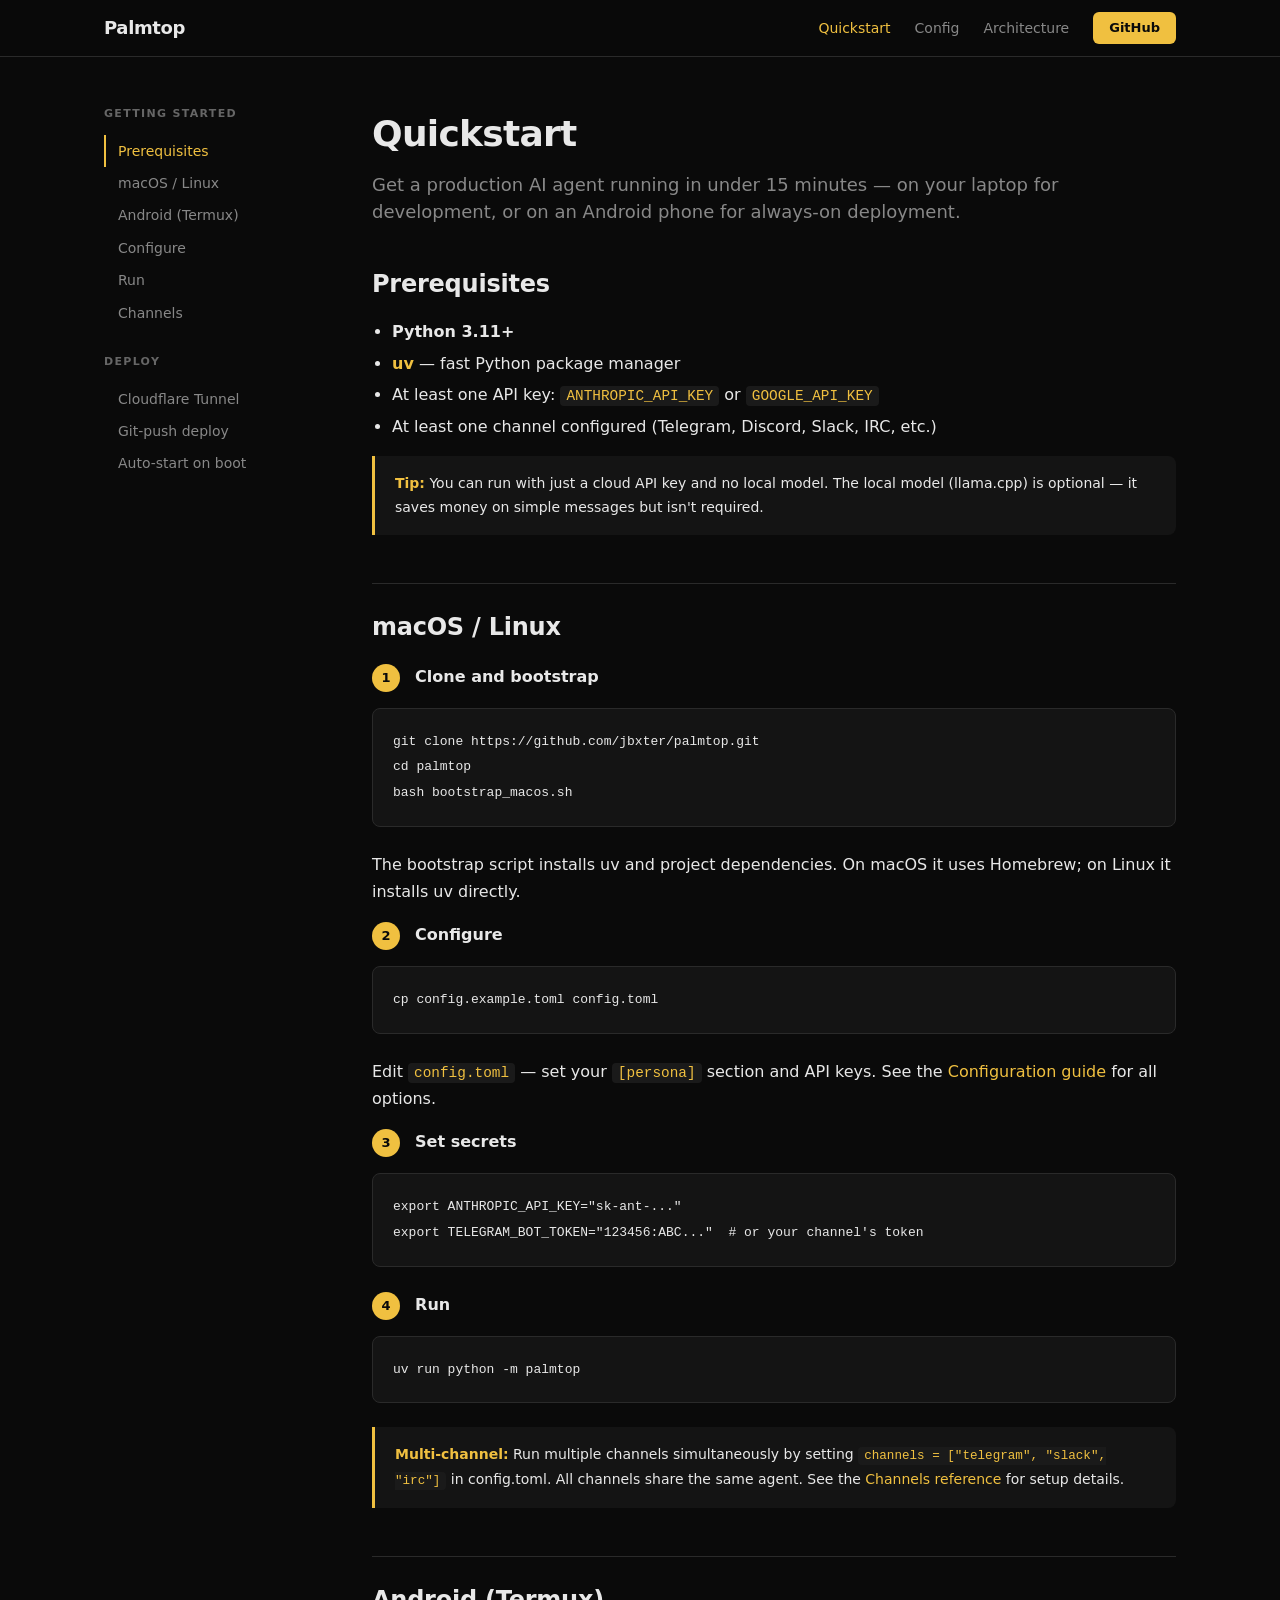
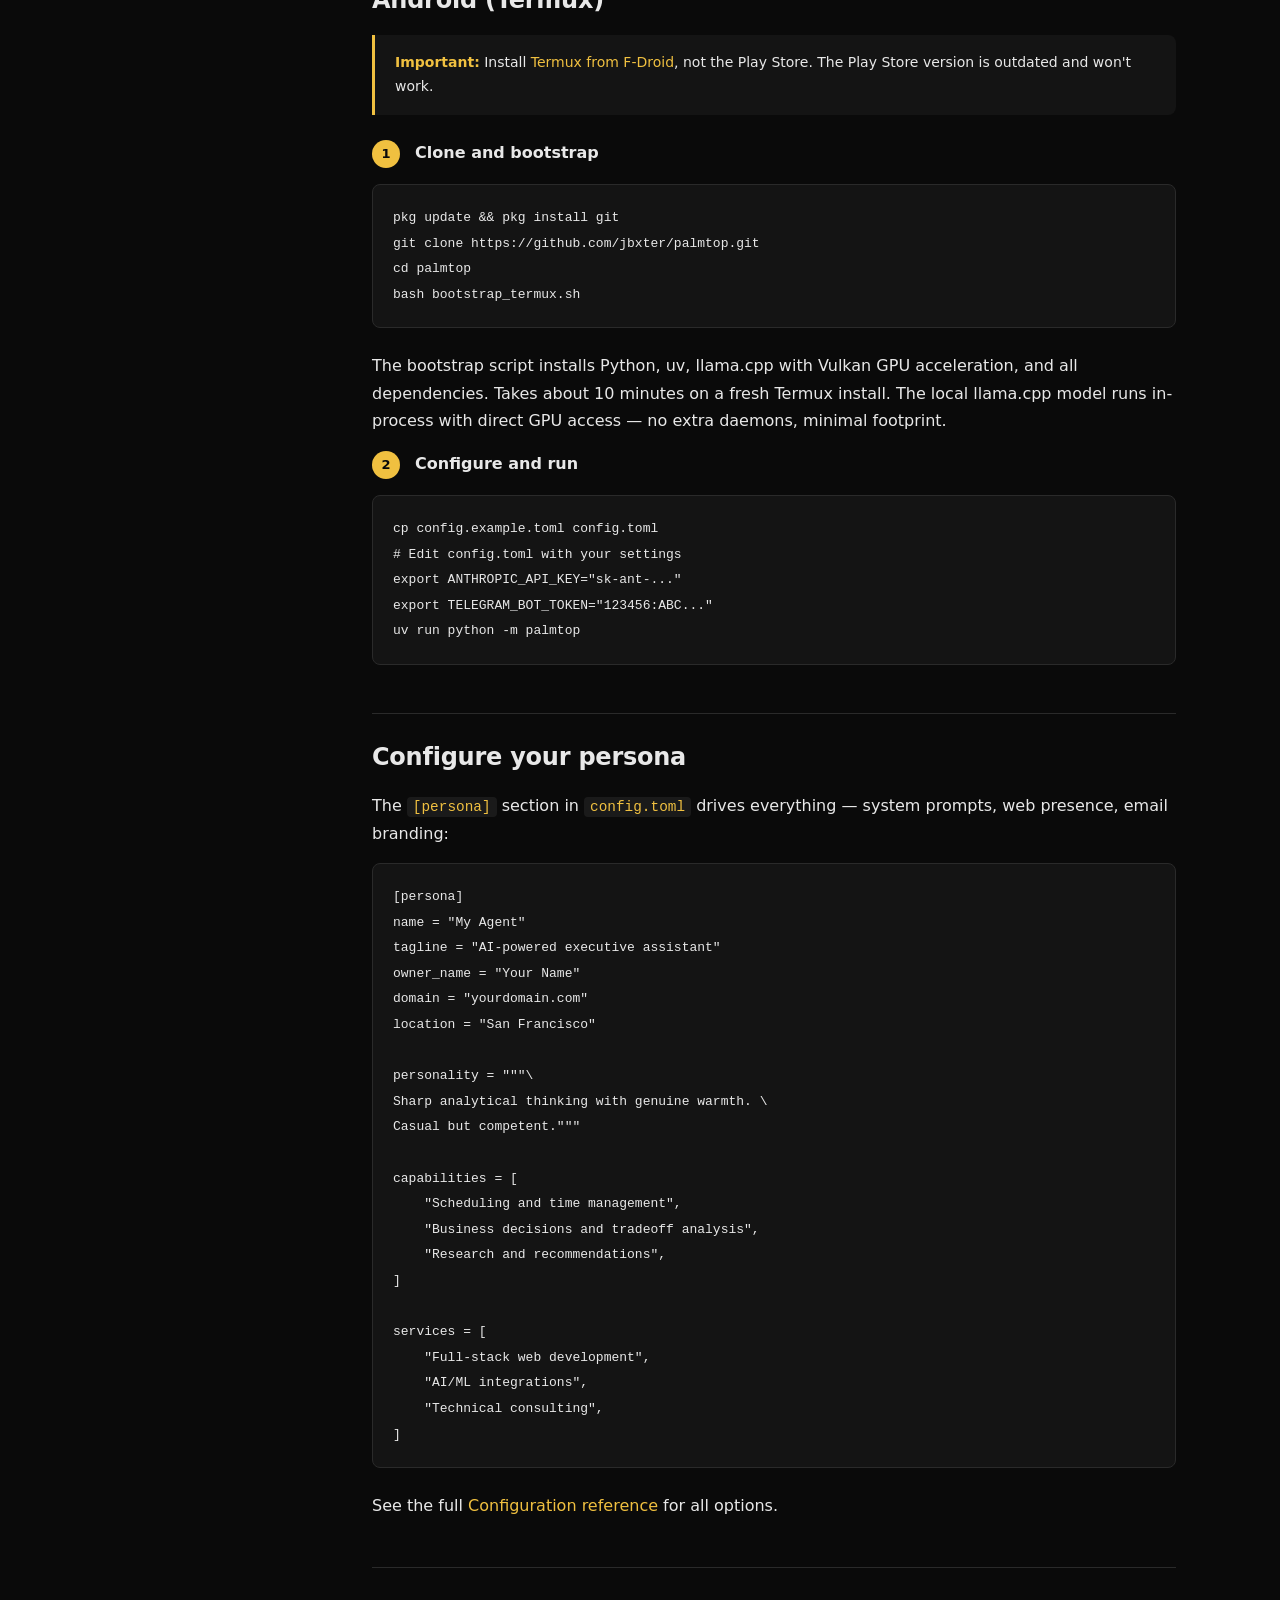
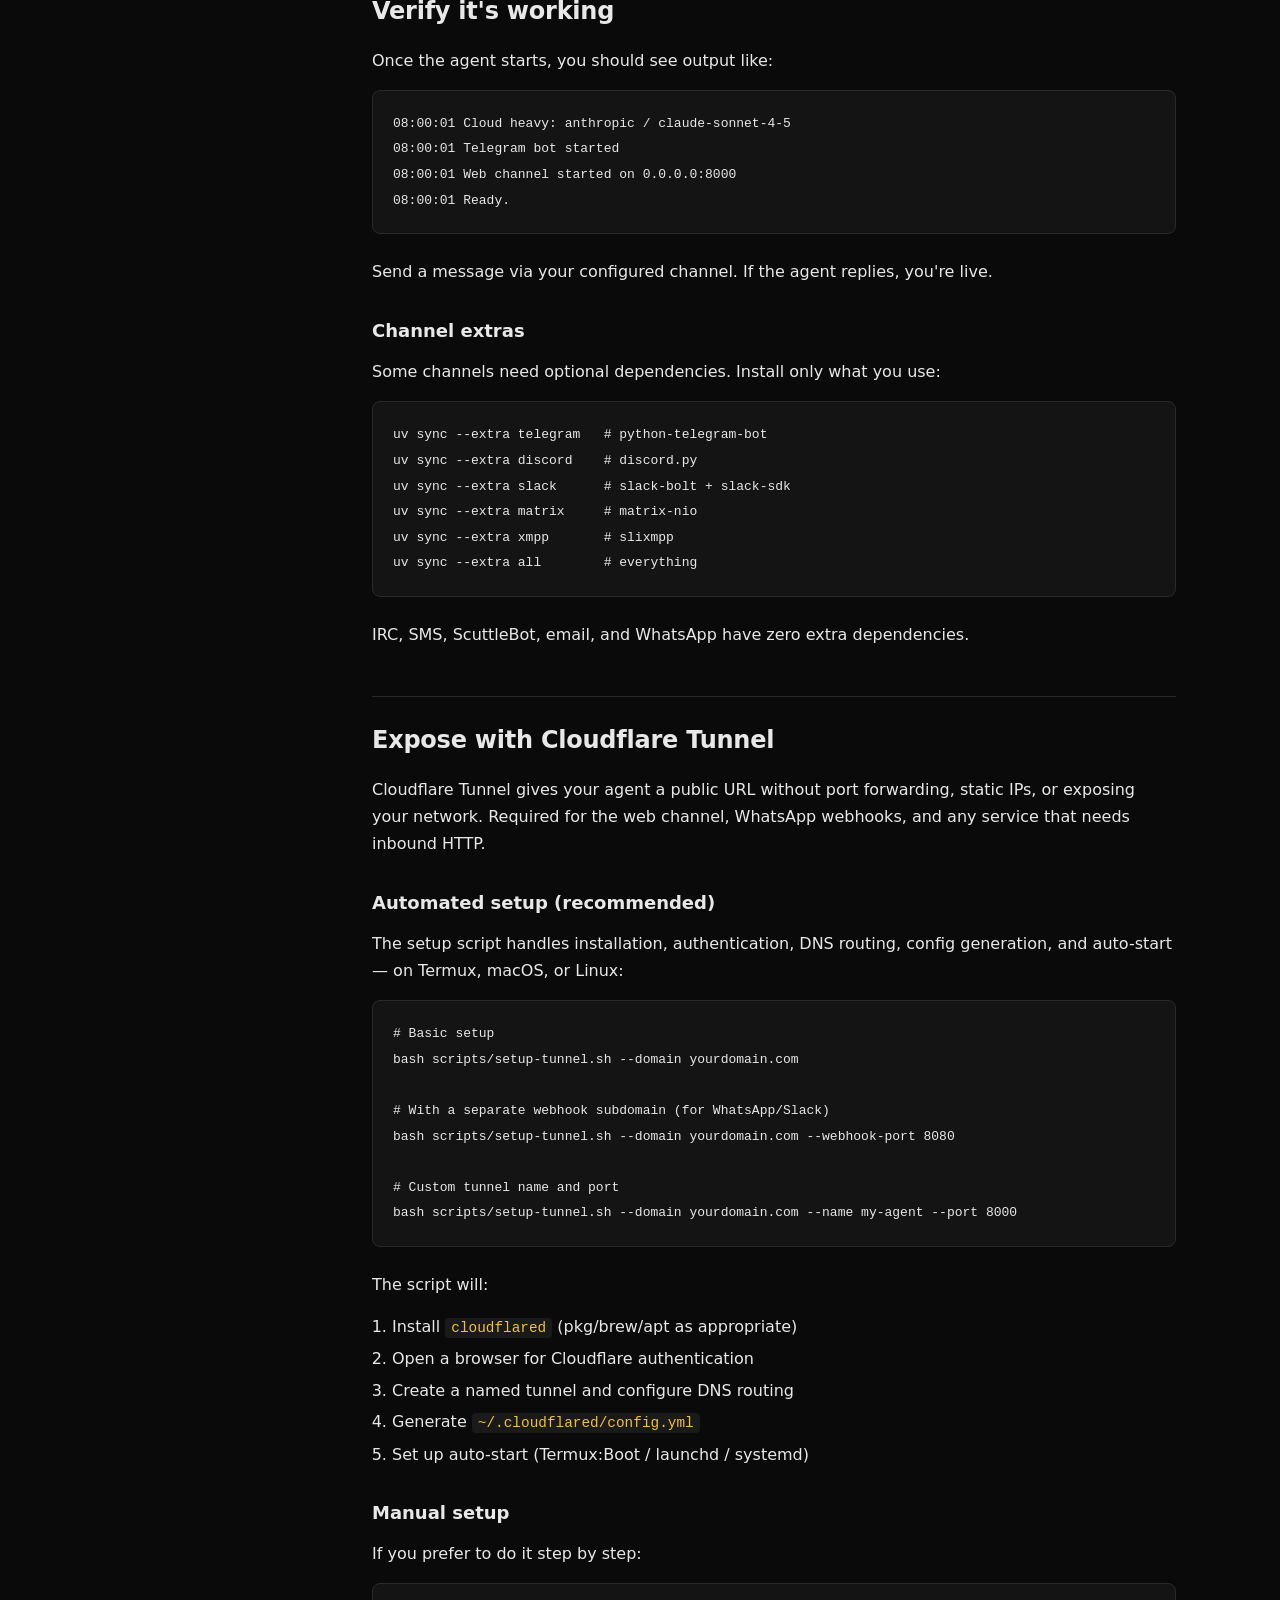
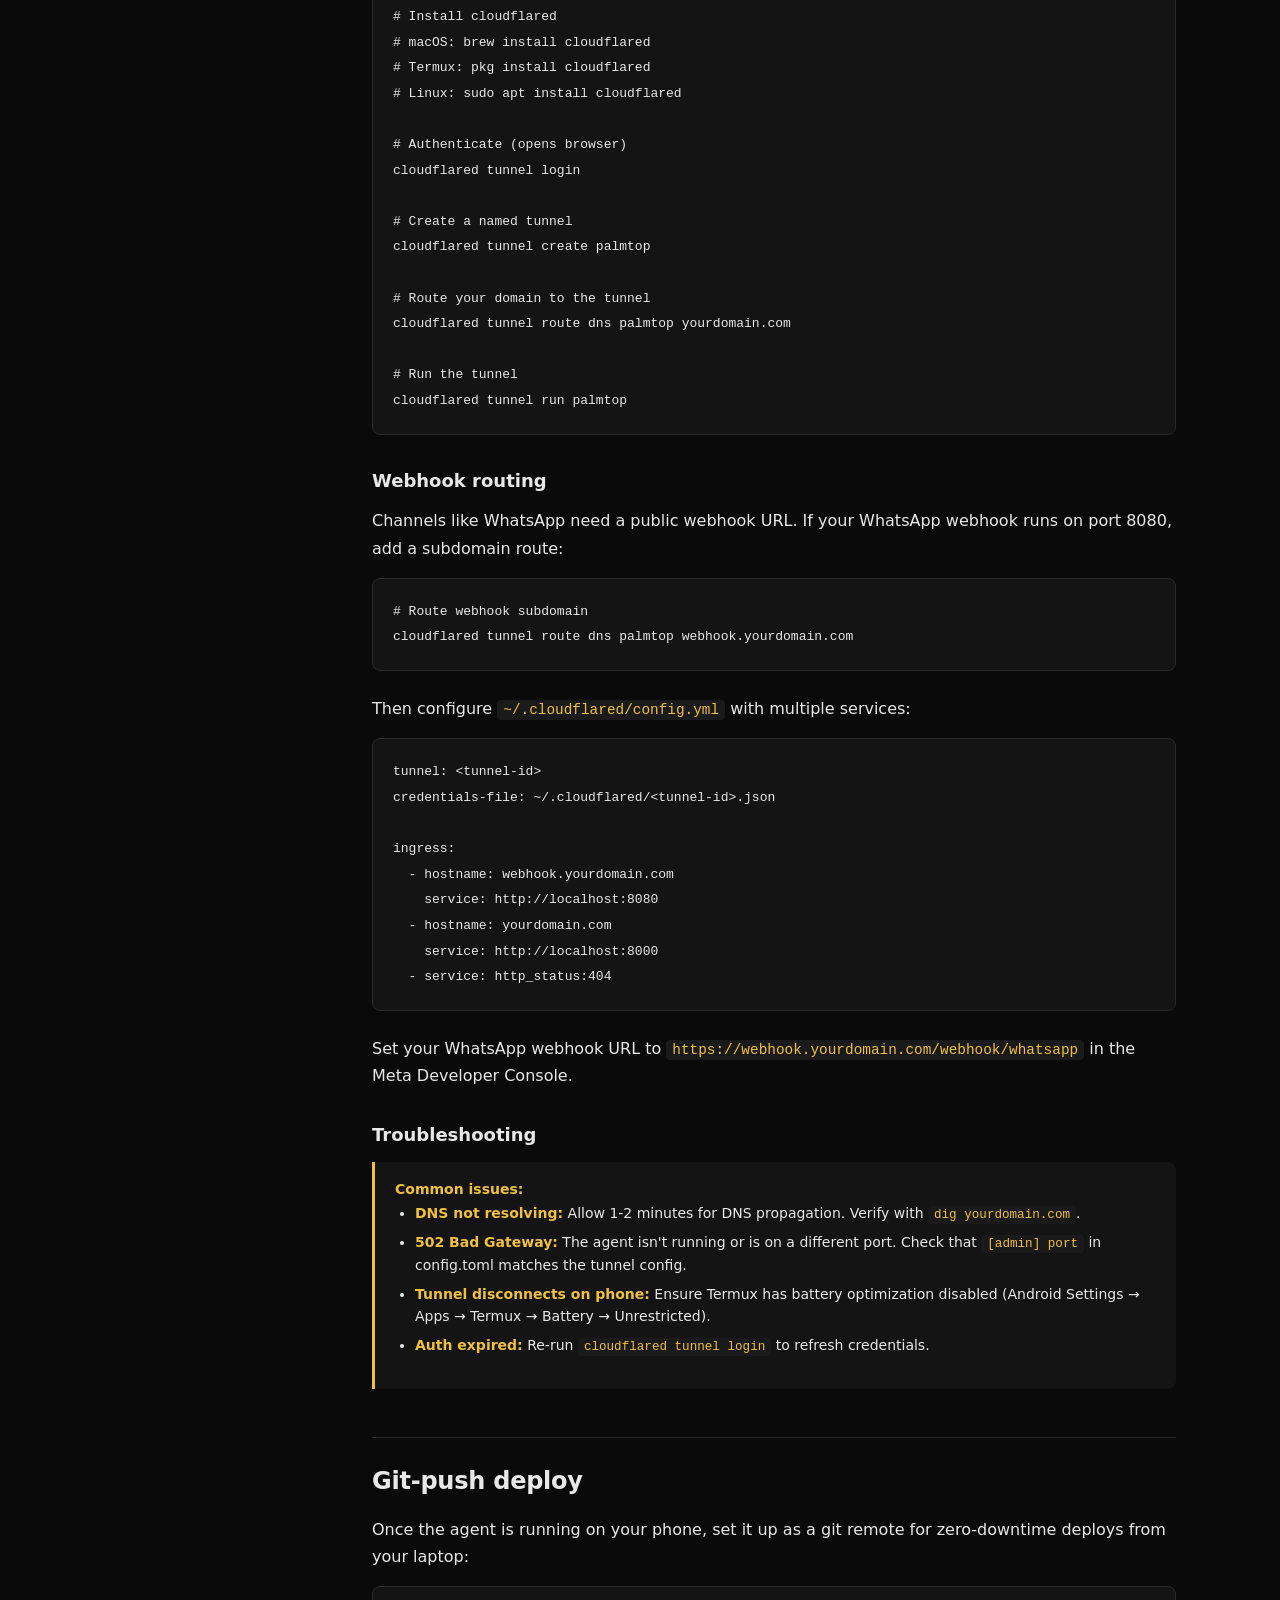
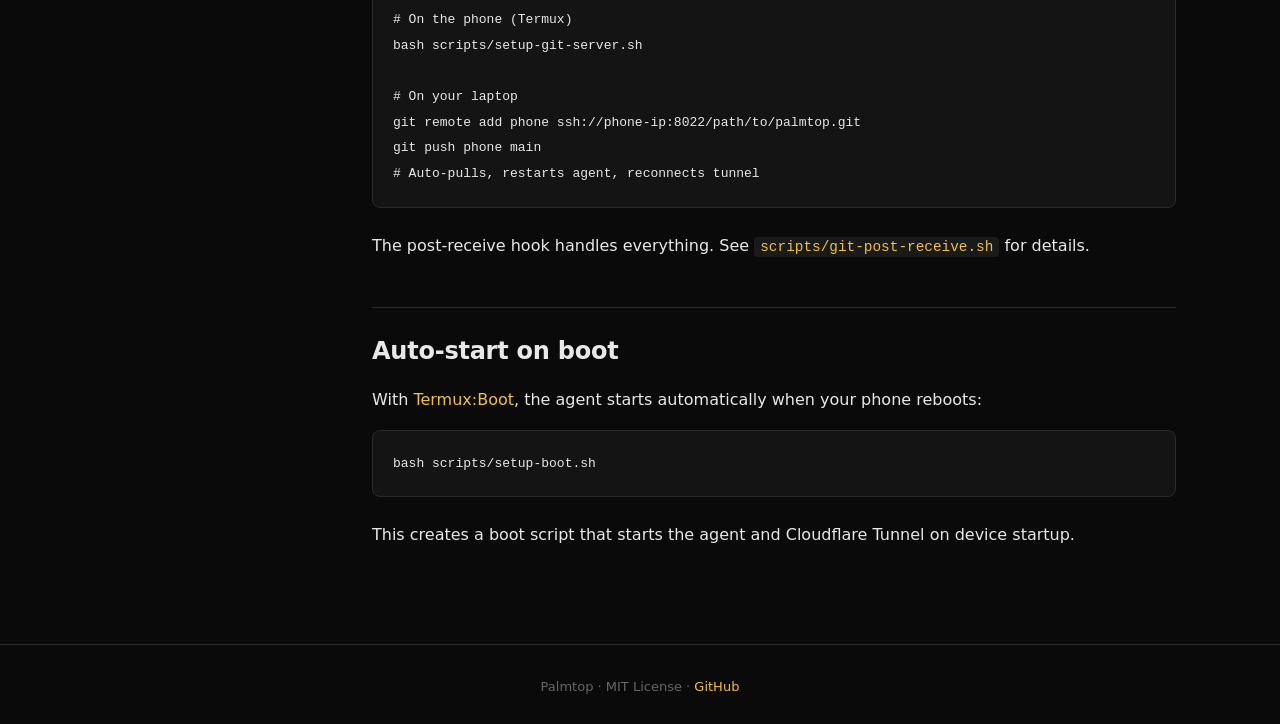
<file: docs/quickstart.html>
<!DOCTYPE html>
<html lang="en">
<head>
  <meta charset="utf-8">
  <meta name="viewport" content="width=device-width, initial-scale=1">
  <title>Quickstart &mdash; Palmtop</title>
  <meta name="description" content="Get Palmtop running in under 15 minutes on macOS, Linux, or Android (Termux).">
  <link rel="stylesheet" href="assets/style.css">
</head>
<body>

<nav class="site-nav">
  <div class="container">
    <a href="./" class="nav-brand">Palmtop</a>
    <div class="nav-links">
      <a href="quickstart" class="nav-link active">Quickstart</a>
      <a href="configuration" class="nav-link">Config</a>
      <a href="architecture" class="nav-link">Architecture</a>
      <a href="https://github.com/jbxter/palmtop" target="_blank" rel="noopener" class="nav-cta">GitHub</a>
    </div>
  </div>
</nav>

<div class="docs-layout">
  <aside class="docs-sidebar">
    <h4>Getting started</h4>
    <a href="#prerequisites">Prerequisites</a>
    <a href="#macos-linux">macOS / Linux</a>
    <a href="#android">Android (Termux)</a>
    <a href="#configure">Configure</a>
    <a href="#run">Run</a>
    <a href="#channels">Channels</a>
    <h4>Deploy</h4>
    <a href="#cloudflare-tunnel">Cloudflare Tunnel</a>
    <a href="#git-push-deploy">Git-push deploy</a>
    <a href="#auto-start">Auto-start on boot</a>
  </aside>

  <main class="docs-content">
    <h1>Quickstart</h1>
    <p class="lead">Get a production AI agent running in under 15 minutes &mdash; on your laptop for development, or on an Android phone for always-on deployment.</p>

    <h2 id="prerequisites">Prerequisites</h2>
    <ul>
      <li><strong>Python 3.11+</strong></li>
      <li><strong><a href="https://docs.astral.sh/uv/">uv</a></strong> &mdash; fast Python package manager</li>
      <li>At least one API key: <code>ANTHROPIC_API_KEY</code> or <code>GOOGLE_API_KEY</code></li>
      <li>At least one channel configured (Telegram, Discord, Slack, IRC, etc.)</li>
    </ul>

    <div class="callout">
      <p><strong>Tip:</strong> You can run with just a cloud API key and no local model. The local model (llama.cpp) is optional &mdash; it saves money on simple messages but isn't required.</p>
    </div>

    <h2 id="macos-linux">macOS / Linux</h2>

    <p><span class="step">1</span> <strong>Clone and bootstrap</strong></p>
    <pre><code>git clone https://github.com/jbxter/palmtop.git
cd palmtop
bash bootstrap_macos.sh</code></pre>
    <p>The bootstrap script installs uv and project dependencies. On macOS it uses Homebrew; on Linux it installs uv directly.</p>

    <p><span class="step">2</span> <strong>Configure</strong></p>
    <pre><code>cp config.example.toml config.toml</code></pre>
    <p>Edit <code>config.toml</code> &mdash; set your <code>[persona]</code> section and API keys. See the <a href="configuration">Configuration guide</a> for all options.</p>

    <p><span class="step">3</span> <strong>Set secrets</strong></p>
    <pre><code>export ANTHROPIC_API_KEY="sk-ant-..."
export TELEGRAM_BOT_TOKEN="123456:ABC..."  # or your channel's token</code></pre>

    <p><span class="step">4</span> <strong>Run</strong></p>
    <pre><code>uv run python -m palmtop</code></pre>

    <div class="callout">
      <p><strong>Multi-channel:</strong> Run multiple channels simultaneously by setting <code>channels = ["telegram", "slack", "irc"]</code> in config.toml. All channels share the same agent. See the <a href="configuration#channels">Channels reference</a> for setup details.</p>
    </div>

    <h2 id="android">Android (Termux)</h2>

    <div class="callout">
      <p><strong>Important:</strong> Install <a href="https://f-droid.org/en/packages/com.termux/" target="_blank" rel="noopener">Termux from F-Droid</a>, not the Play Store. The Play Store version is outdated and won't work.</p>
    </div>

    <p><span class="step">1</span> <strong>Clone and bootstrap</strong></p>
    <pre><code>pkg update && pkg install git
git clone https://github.com/jbxter/palmtop.git
cd palmtop
bash bootstrap_termux.sh</code></pre>
    <p>The bootstrap script installs Python, uv, llama.cpp with Vulkan GPU acceleration, and all dependencies. Takes about 10 minutes on a fresh Termux install. The local llama.cpp model runs in-process with direct GPU access &mdash; no extra daemons, minimal footprint.</p>

    <p><span class="step">2</span> <strong>Configure and run</strong></p>
    <pre><code>cp config.example.toml config.toml
# Edit config.toml with your settings
export ANTHROPIC_API_KEY="sk-ant-..."
export TELEGRAM_BOT_TOKEN="123456:ABC..."
uv run python -m palmtop</code></pre>

    <h2 id="configure">Configure your persona</h2>
    <p>The <code>[persona]</code> section in <code>config.toml</code> drives everything &mdash; system prompts, web presence, email branding:</p>
    <pre><code>[persona]
name = "My Agent"
tagline = "AI-powered executive assistant"
owner_name = "Your Name"
domain = "yourdomain.com"
location = "San Francisco"

personality = """\
Sharp analytical thinking with genuine warmth. \
Casual but competent."""

capabilities = [
    "Scheduling and time management",
    "Business decisions and tradeoff analysis",
    "Research and recommendations",
]

services = [
    "Full-stack web development",
    "AI/ML integrations",
    "Technical consulting",
]</code></pre>
    <p>See the full <a href="configuration">Configuration reference</a> for all options.</p>

    <h2 id="run">Verify it's working</h2>
    <p>Once the agent starts, you should see output like:</p>
    <pre><code>08:00:01 Cloud heavy: anthropic / claude-sonnet-4-5
08:00:01 Telegram bot started
08:00:01 Web channel started on 0.0.0.0:8000
08:00:01 Ready.</code></pre>
    <p>Send a message via your configured channel. If the agent replies, you're live.</p>

    <h3 id="channels">Channel extras</h3>
    <p>Some channels need optional dependencies. Install only what you use:</p>
    <pre><code>uv sync --extra telegram   # python-telegram-bot
uv sync --extra discord    # discord.py
uv sync --extra slack      # slack-bolt + slack-sdk
uv sync --extra matrix     # matrix-nio
uv sync --extra xmpp       # slixmpp
uv sync --extra all        # everything</code></pre>
    <p>IRC, SMS, ScuttleBot, email, and WhatsApp have zero extra dependencies.</p>

    <h2 id="cloudflare-tunnel">Expose with Cloudflare Tunnel</h2>
    <p>Cloudflare Tunnel gives your agent a public URL without port forwarding, static IPs, or exposing your network. Required for the web channel, WhatsApp webhooks, and any service that needs inbound HTTP.</p>

    <h3>Automated setup (recommended)</h3>
    <p>The setup script handles installation, authentication, DNS routing, config generation, and auto-start &mdash; on Termux, macOS, or Linux:</p>
    <pre><code># Basic setup
bash scripts/setup-tunnel.sh --domain yourdomain.com

# With a separate webhook subdomain (for WhatsApp/Slack)
bash scripts/setup-tunnel.sh --domain yourdomain.com --webhook-port 8080

# Custom tunnel name and port
bash scripts/setup-tunnel.sh --domain yourdomain.com --name my-agent --port 8000</code></pre>

    <p>The script will:</p>
    <ol>
      <li>Install <code>cloudflared</code> (pkg/brew/apt as appropriate)</li>
      <li>Open a browser for Cloudflare authentication</li>
      <li>Create a named tunnel and configure DNS routing</li>
      <li>Generate <code>~/.cloudflared/config.yml</code></li>
      <li>Set up auto-start (Termux:Boot / launchd / systemd)</li>
    </ol>

    <h3>Manual setup</h3>
    <p>If you prefer to do it step by step:</p>
    <pre><code># Install cloudflared
# macOS: brew install cloudflared
# Termux: pkg install cloudflared
# Linux: sudo apt install cloudflared

# Authenticate (opens browser)
cloudflared tunnel login

# Create a named tunnel
cloudflared tunnel create palmtop

# Route your domain to the tunnel
cloudflared tunnel route dns palmtop yourdomain.com

# Run the tunnel
cloudflared tunnel run palmtop</code></pre>

    <h3>Webhook routing</h3>
    <p>Channels like WhatsApp need a public webhook URL. If your WhatsApp webhook runs on port 8080, add a subdomain route:</p>
    <pre><code># Route webhook subdomain
cloudflared tunnel route dns palmtop webhook.yourdomain.com</code></pre>
    <p>Then configure <code>~/.cloudflared/config.yml</code> with multiple services:</p>
    <pre><code>tunnel: &lt;tunnel-id&gt;
credentials-file: ~/.cloudflared/&lt;tunnel-id&gt;.json

ingress:
  - hostname: webhook.yourdomain.com
    service: http://localhost:8080
  - hostname: yourdomain.com
    service: http://localhost:8000
  - service: http_status:404</code></pre>
    <p>Set your WhatsApp webhook URL to <code>https://webhook.yourdomain.com/webhook/whatsapp</code> in the Meta Developer Console.</p>

    <h3>Troubleshooting</h3>
    <div class="callout">
      <p><strong>Common issues:</strong></p>
      <ul>
        <li><strong>DNS not resolving:</strong> Allow 1-2 minutes for DNS propagation. Verify with <code>dig yourdomain.com</code>.</li>
        <li><strong>502 Bad Gateway:</strong> The agent isn't running or is on a different port. Check that <code>[admin] port</code> in config.toml matches the tunnel config.</li>
        <li><strong>Tunnel disconnects on phone:</strong> Ensure Termux has battery optimization disabled (Android Settings &rarr; Apps &rarr; Termux &rarr; Battery &rarr; Unrestricted).</li>
        <li><strong>Auth expired:</strong> Re-run <code>cloudflared tunnel login</code> to refresh credentials.</li>
      </ul>
    </div>

    <h2 id="git-push-deploy">Git-push deploy</h2>
    <p>Once the agent is running on your phone, set it up as a git remote for zero-downtime deploys from your laptop:</p>
    <pre><code># On the phone (Termux)
bash scripts/setup-git-server.sh

# On your laptop
git remote add phone ssh://phone-ip:8022/path/to/palmtop.git
git push phone main
# Auto-pulls, restarts agent, reconnects tunnel</code></pre>
    <p>The post-receive hook handles everything. See <code>scripts/git-post-receive.sh</code> for details.</p>

    <h2 id="auto-start">Auto-start on boot</h2>
    <p>With <a href="https://f-droid.org/en/packages/com.termux.boot/" target="_blank" rel="noopener">Termux:Boot</a>, the agent starts automatically when your phone reboots:</p>
    <pre><code>bash scripts/setup-boot.sh</code></pre>
    <p>This creates a boot script that starts the agent and Cloudflare Tunnel on device startup.</p>

  </main>
</div>

<footer class="site-footer">
  <p>Palmtop &middot; MIT License &middot; <a href="https://github.com/jbxter/palmtop">GitHub</a></p>
</footer>

<script src="assets/sidebar-nav.js"></script>
</body>
</html>
</file>
<file: docs/assets/style.css>
/* ── Palmtop docs — dark minimal theme ────────────────────────────── */
/* Brand: bg #0a0a0a, surface #141414, accent #f0c040                  */

:root {
  --bg: #0a0a0a;
  --surface: #141414;
  --surface-2: #1a1a1a;
  --border: #2a2a2a;
  --border-light: #333;
  --text: #e8e8e8;
  --text-muted: #888;
  --text-dim: #666;
  --accent: #f0c040;
  --accent-dim: #c49a20;
  --accent-glow: rgba(240, 192, 64, 0.15);
  --font: -apple-system, BlinkMacSystemFont, 'Segoe UI', system-ui, sans-serif;
  --mono: 'SF Mono', 'Fira Code', 'JetBrains Mono', Consolas, monospace;
  --max-w: 1120px;
  --max-w-narrow: 780px;
}

*, *::before, *::after { box-sizing: border-box; margin: 0; padding: 0; }

html { scroll-behavior: smooth; }

body {
  background: var(--bg);
  color: var(--text);
  font-family: var(--font);
  font-size: 16px;
  line-height: 1.6;
  -webkit-font-smoothing: antialiased;
  -moz-osx-font-smoothing: grayscale;
}

a { color: var(--accent); text-decoration: none; transition: color 0.2s; }
a:hover { color: #fff; }

img { max-width: 100%; height: auto; }

/* ── Site nav ────────────────────────────────────────────────────── */

.site-nav {
  position: sticky;
  top: 0;
  z-index: 100;
  background: rgba(10, 10, 10, 0.85);
  backdrop-filter: blur(12px);
  -webkit-backdrop-filter: blur(12px);
  border-bottom: 1px solid var(--border);
}

.site-nav .container {
  max-width: var(--max-w);
  margin: 0 auto;
  padding: 0 24px;
  display: flex;
  align-items: center;
  justify-content: space-between;
  height: 56px;
}

.nav-brand {
  font-weight: 700;
  font-size: 18px;
  color: var(--text);
  letter-spacing: -0.02em;
}
.nav-brand:hover { color: var(--accent); }

.nav-links { display: flex; gap: 24px; align-items: center; }

.nav-link {
  font-size: 14px;
  color: var(--text-muted);
  font-weight: 500;
  transition: color 0.2s;
}
.nav-link:hover, .nav-link.active { color: var(--accent); }

.nav-cta {
  font-size: 13px;
  font-weight: 600;
  color: var(--bg);
  background: var(--accent);
  padding: 6px 16px;
  border-radius: 6px;
  transition: background 0.2s;
}
.nav-cta:hover { background: #fff; color: var(--bg); }

/* ── Hero ────────────────────────────────────────────────────────── */

.hero {
  padding: 100px 24px 80px;
  text-align: center;
  position: relative;
  overflow: hidden;
}

.hero::before {
  content: '';
  position: absolute;
  top: -200px;
  left: 50%;
  transform: translateX(-50%);
  width: 800px;
  height: 800px;
  background: radial-gradient(circle, var(--accent-glow) 0%, transparent 70%);
  pointer-events: none;
}

.hero-badge {
  display: inline-block;
  font-size: 12px;
  font-weight: 600;
  text-transform: uppercase;
  letter-spacing: 0.1em;
  color: var(--accent);
  background: var(--accent-glow);
  border: 1px solid rgba(240, 192, 64, 0.3);
  padding: 6px 16px;
  border-radius: 100px;
  margin-bottom: 24px;
}

.hero h1 {
  font-size: clamp(36px, 6vw, 64px);
  font-weight: 800;
  line-height: 1.1;
  letter-spacing: -0.03em;
  margin-bottom: 20px;
  position: relative;
}

.hero h1 .accent { color: var(--accent); }

.hero .subtitle {
  font-size: clamp(16px, 2.5vw, 20px);
  color: var(--text-muted);
  max-width: 600px;
  margin: 0 auto 40px;
  line-height: 1.5;
}

.hero-actions {
  display: flex;
  gap: 16px;
  justify-content: center;
  flex-wrap: wrap;
}

.hero-ph-badge {
  margin-top: 20px;
  display: flex;
  justify-content: center;
}

.btn {
  display: inline-flex;
  align-items: center;
  gap: 8px;
  padding: 12px 28px;
  border-radius: 8px;
  font-size: 15px;
  font-weight: 600;
  font-family: var(--font);
  cursor: pointer;
  border: none;
  transition: all 0.2s;
}

.btn-primary {
  background: var(--accent);
  color: var(--bg);
}
.btn-primary:hover { background: #fff; color: var(--bg); }

.btn-secondary {
  background: transparent;
  color: var(--text);
  border: 1px solid var(--border-light);
}
.btn-secondary:hover { border-color: var(--accent); color: var(--accent); }

/* ── Terminal preview ────────────────────────────────────────────── */

.terminal-preview {
  max-width: 640px;
  margin: 60px auto 0;
  position: relative;
}

.terminal {
  background: var(--surface);
  border: 1px solid var(--border);
  border-radius: 12px;
  overflow: hidden;
  text-align: left;
  box-shadow: 0 20px 60px rgba(0, 0, 0, 0.5);
}

.terminal-header {
  display: flex;
  align-items: center;
  gap: 8px;
  padding: 12px 16px;
  background: var(--surface-2);
  border-bottom: 1px solid var(--border);
}

.terminal-dot {
  width: 12px;
  height: 12px;
  border-radius: 50%;
  background: var(--border-light);
}

.terminal-title {
  font-size: 12px;
  color: var(--text-dim);
  font-family: var(--mono);
  margin-left: 8px;
}

.terminal-body {
  padding: 20px;
  font-family: var(--mono);
  font-size: 13px;
  line-height: 1.7;
  overflow-x: auto;
  white-space: pre-wrap;
  word-break: break-word;
}

.terminal-body .prompt { color: var(--accent); }
.terminal-body .comment { color: var(--text-dim); }
.terminal-body .output { color: var(--text-muted); }
.terminal-body .cmd { color: var(--text); }

/* ── Showcase section ────────────────────────────────────────────── */

.showcase {
  padding: 80px 24px;
}

.showcase .container {
  max-width: var(--max-w);
  margin: 0 auto;
}

.section-label {
  font-size: 12px;
  font-weight: 600;
  text-transform: uppercase;
  letter-spacing: 0.12em;
  color: var(--accent);
  margin-bottom: 12px;
}

.section-title {
  font-size: clamp(28px, 4vw, 40px);
  font-weight: 700;
  letter-spacing: -0.02em;
  margin-bottom: 12px;
}

.section-subtitle {
  font-size: 17px;
  color: var(--text-muted);
  max-width: 560px;
  margin-bottom: 48px;
  line-height: 1.5;
}

/* ── Feature grid ────────────────────────────────────────────────── */

.feature-grid {
  display: grid;
  grid-template-columns: repeat(auto-fit, minmax(300px, 1fr));
  gap: 20px;
}

.feature-card {
  background: var(--surface);
  border: 1px solid var(--border);
  border-radius: 12px;
  padding: 28px;
  transition: border-color 0.2s, transform 0.2s;
}

.feature-card:hover {
  border-color: var(--border-light);
  transform: translateY(-2px);
}

.feature-icon {
  font-size: 28px;
  margin-bottom: 16px;
}

.feature-card h3 {
  font-size: 17px;
  font-weight: 600;
  margin-bottom: 8px;
}

.feature-card p {
  font-size: 14px;
  color: var(--text-muted);
  line-height: 1.6;
}

/* ── Stats bar ───────────────────────────────────────────────────── */

.stats {
  padding: 48px 24px;
  border-top: 1px solid var(--border);
  border-bottom: 1px solid var(--border);
}

.stats .container {
  max-width: var(--max-w);
  margin: 0 auto;
  display: grid;
  grid-template-columns: repeat(auto-fit, minmax(160px, 1fr));
  gap: 32px;
  text-align: center;
}

.stat-value {
  font-size: 32px;
  font-weight: 800;
  color: var(--accent);
  letter-spacing: -0.02em;
}

.stat-label {
  font-size: 13px;
  color: var(--text-muted);
  margin-top: 4px;
}

/* ── Architecture diagram ────────────────────────────────────────── */

.arch-diagram {
  background: var(--surface);
  border: 1px solid var(--border);
  border-radius: 12px;
  padding: 32px;
  margin-top: 48px;
  overflow-x: auto;
}

.arch-diagram pre {
  font-family: var(--mono);
  font-size: 13px;
  line-height: 1.5;
  color: var(--text-muted);
  white-space: pre;
}

.arch-diagram .highlight { color: var(--accent); }

/* ── CTA section ─────────────────────────────────────────────────── */

.cta-section {
  padding: 100px 24px;
  text-align: center;
}

.cta-section h2 {
  font-size: clamp(28px, 4vw, 40px);
  font-weight: 700;
  letter-spacing: -0.02em;
  margin-bottom: 16px;
}

.cta-section p {
  font-size: 17px;
  color: var(--text-muted);
  max-width: 480px;
  margin: 0 auto 32px;
}

/* ── Footer ──────────────────────────────────────────────────────── */

.site-footer {
  border-top: 1px solid var(--border);
  padding: 32px 24px;
  text-align: center;
}

.site-footer p {
  font-size: 13px;
  color: var(--text-dim);
}

/* ── Docs layout ─────────────────────────────────────────────────── */

.docs-layout {
  max-width: var(--max-w);
  margin: 0 auto;
  padding: 48px 24px 80px;
  display: grid;
  grid-template-columns: 220px 1fr;
  gap: 48px;
}

.docs-sidebar {
  position: sticky;
  top: 72px;
  align-self: start;
  max-height: calc(100vh - 88px);
  overflow-y: auto;
}

.docs-sidebar h4 {
  font-size: 11px;
  text-transform: uppercase;
  letter-spacing: 0.12em;
  color: var(--text-dim);
  margin-bottom: 12px;
  margin-top: 24px;
}

.docs-sidebar h4:first-child { margin-top: 0; }

.docs-sidebar a {
  display: block;
  font-size: 14px;
  color: var(--text-muted);
  padding: 5px 0 5px 12px;
  border-left: 2px solid transparent;
  transition: color 0.15s, border-color 0.2s;
}

.docs-sidebar a:hover { color: var(--text); }
.docs-sidebar a.active {
  color: var(--accent);
  font-weight: 500;
  border-left-color: var(--accent);
}

.docs-content {
  min-width: 0;
}

.docs-content h1 {
  font-size: 36px;
  font-weight: 700;
  letter-spacing: -0.02em;
  margin-bottom: 8px;
}

.docs-content .lead {
  font-size: 18px;
  color: var(--text-muted);
  margin-bottom: 40px;
  line-height: 1.5;
}

.docs-content h2 {
  font-size: 24px;
  font-weight: 600;
  letter-spacing: -0.01em;
  margin: 48px 0 16px;
  padding-top: 24px;
  border-top: 1px solid var(--border);
}

.docs-content h2:first-of-type { margin-top: 0; border-top: none; padding-top: 0; }

.docs-content h3 {
  font-size: 18px;
  font-weight: 600;
  margin: 32px 0 12px;
}

.docs-content p {
  margin-bottom: 16px;
  line-height: 1.7;
}

.docs-content ul, .docs-content ol {
  margin: 0 0 16px 20px;
}

.docs-content li {
  margin-bottom: 6px;
  line-height: 1.6;
}

.docs-content code {
  font-family: var(--mono);
  font-size: 0.9em;
  background: var(--surface-2);
  padding: 2px 6px;
  border-radius: 4px;
  color: var(--accent);
}

.docs-content pre {
  background: var(--surface);
  border: 1px solid var(--border);
  border-radius: 8px;
  padding: 20px;
  margin: 0 0 24px;
  overflow-x: auto;
}

.docs-content pre code {
  background: none;
  padding: 0;
  font-size: 13px;
  line-height: 1.6;
  color: var(--text);
}

.docs-content table {
  width: 100%;
  border-collapse: collapse;
  margin: 0 0 24px;
  font-size: 14px;
}

.docs-content th, .docs-content td {
  text-align: left;
  padding: 10px 16px;
  border-bottom: 1px solid var(--border);
}

.docs-content th {
  font-weight: 600;
  color: var(--text-muted);
  font-size: 12px;
  text-transform: uppercase;
  letter-spacing: 0.06em;
}

.docs-content td code { font-size: 0.85em; }

/* callout boxes */
.callout {
  background: var(--surface);
  border-left: 3px solid var(--accent);
  border-radius: 0 8px 8px 0;
  padding: 16px 20px;
  margin: 0 0 24px;
  font-size: 14px;
}

.callout p { margin-bottom: 0; }
.callout strong { color: var(--accent); }

/* step indicators */
.step {
  display: inline-flex;
  align-items: center;
  justify-content: center;
  width: 28px;
  height: 28px;
  background: var(--accent);
  color: var(--bg);
  font-weight: 700;
  font-size: 13px;
  border-radius: 50%;
  margin-right: 10px;
  flex-shrink: 0;
}

/* ── Responsive ──────────────────────────────────────────────────── */

@media (max-width: 768px) {
  .docs-layout {
    grid-template-columns: 1fr;
    gap: 0;
  }

  .docs-sidebar {
    position: static;
    max-height: none;
    border-bottom: 1px solid var(--border);
    padding-bottom: 24px;
    margin-bottom: 32px;
  }

  .hero { padding: 64px 20px 48px; }
  .showcase { padding: 48px 20px; }
  .feature-grid { grid-template-columns: 1fr; }
  .terminal-preview { margin-top: 40px; }
  .nav-links { gap: 12px; }
  .nav-link { font-size: 13px; }
}

@media (max-width: 480px) {
  .hero-actions { flex-direction: column; align-items: center; }
  .btn { width: 100%; max-width: 280px; justify-content: center; }
  .stats .container { grid-template-columns: repeat(2, 1fr); }
}
</file>
